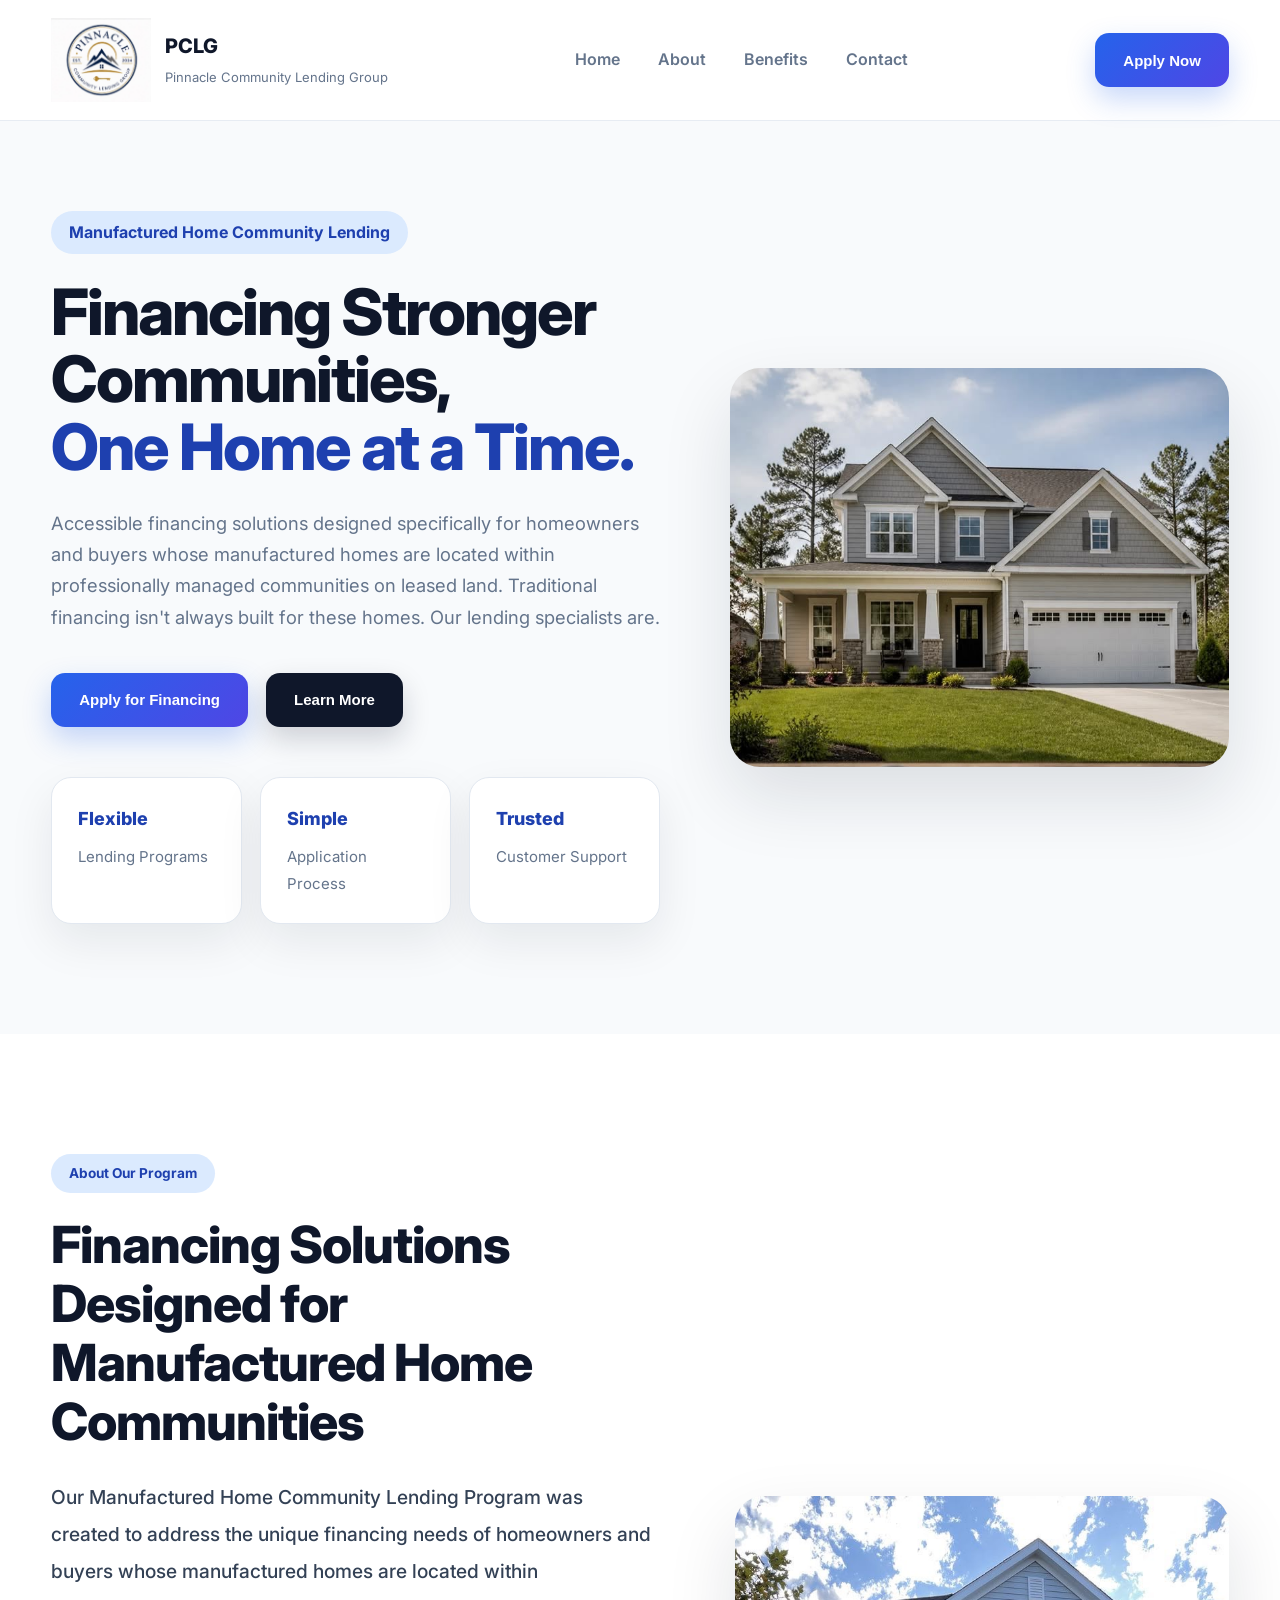
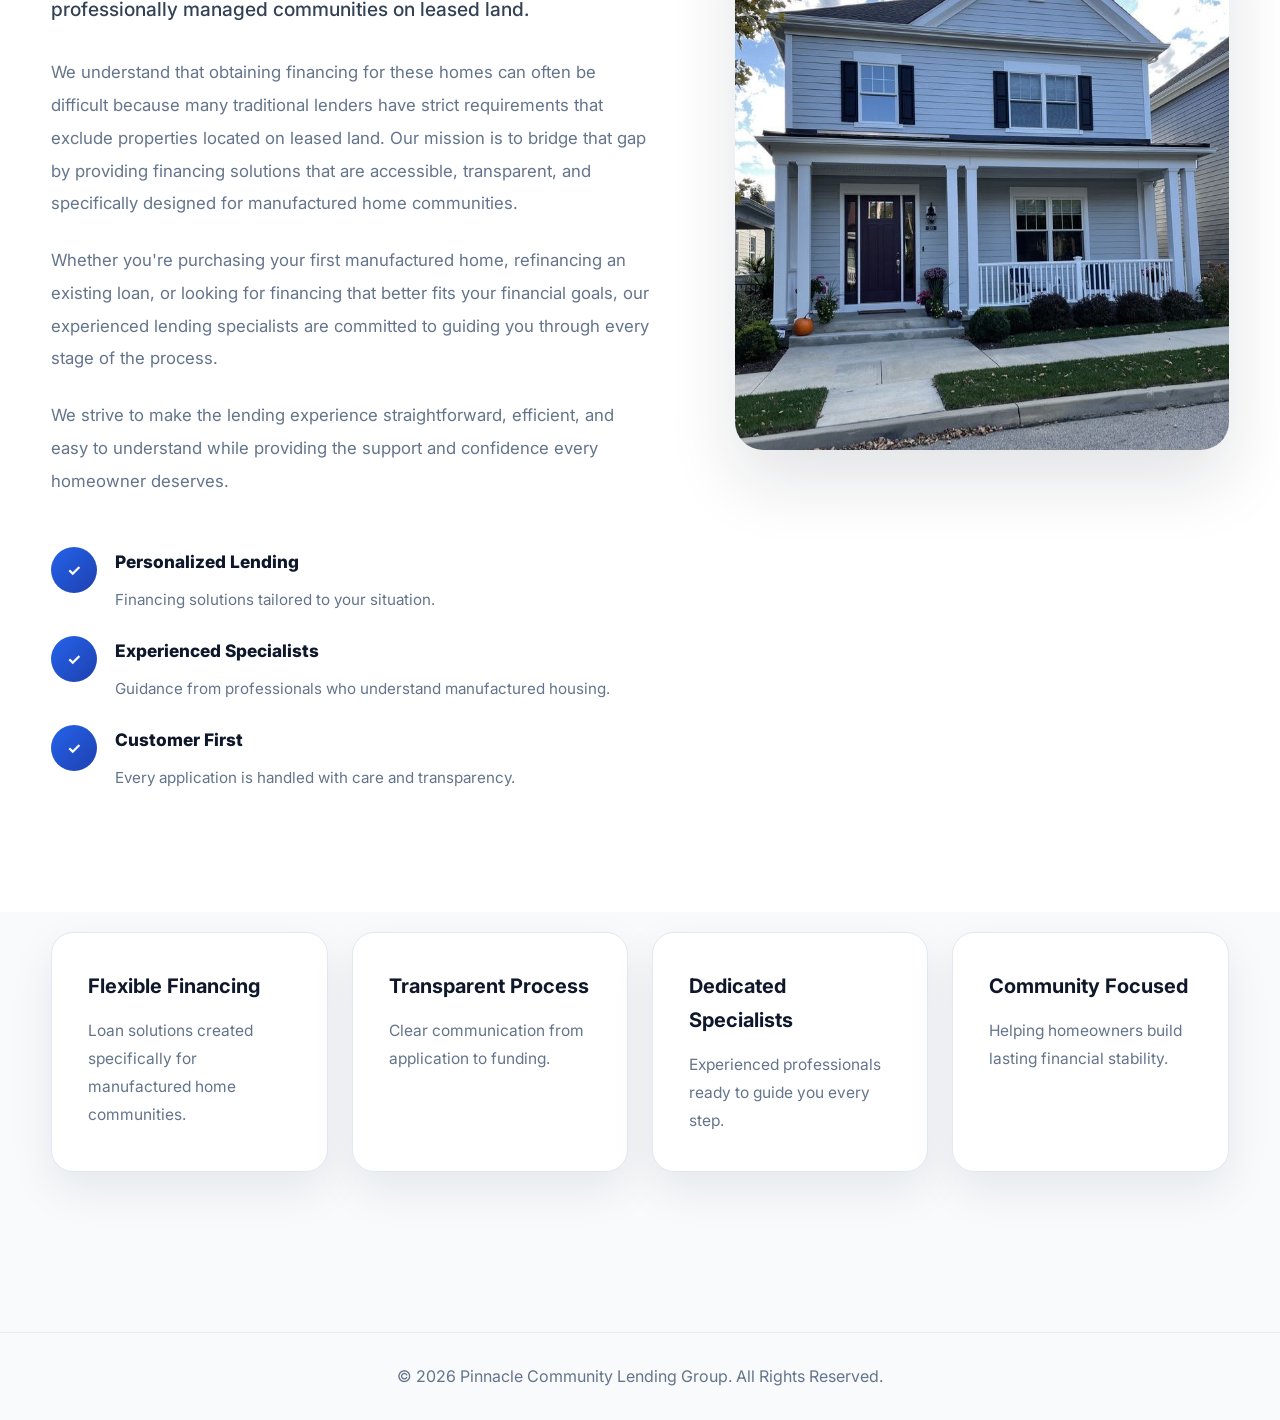
<file: index.html>
<!DOCTYPE html>
<html lang="en">

<head>
    <meta charset="UTF-8">
    <meta name="viewport" content="width=device-width, initial-scale=1.0">

    <title>Pinnacle Community Lending Group | Manufactured Home Community Lending</title>

    <meta name="description"
        content="Accessible financing solutions designed for manufactured home communities located on leased land.">

    <link rel="stylesheet" href="style.css">

    <!-- Google Font -->
    <link rel="preconnect" href="https://fonts.googleapis.com">
    <link rel="preconnect" href="https://fonts.gstatic.com" crossorigin>

    <link href="https://fonts.googleapis.com/css2?family=Inter:wght@300;400;500;600;700;800&display=swap"
        rel="stylesheet">
        
</head>

<body>

<!-- ===================================== -->
<!-- NAVIGATION -->
<!-- ===================================== -->

<header class="navbar">

    <div class="container nav-wrapper">

        <a href="#" class="brand">

            <img
                src="pch logo.png"
                alt="Pinnacle Community Lending Group"
                class="logo">

            <div class="brand-text">

                <h3>PCLG</h3>

                <span>Pinnacle Community Lending Group</span>

            </div>

        </a>

        <nav>

            <ul class="nav-links">

                <li>
                    <a href="#">Home</a>
                </li>

                <li>
                    <a href="#about">
                        About
                    </a>
                </li>

                <li>
                    <a href="#benefits">
                        Benefits
                    </a>
                </li>

                <li>
                    <a href="#contact">
                        Contact
                    </a>
                </li>

            </ul>

        </nav>

        <button
            class="primary-button"
            onclick="goApply()">

            Apply Now

        </button>

    </div>

</header>





<!-- ===================================== -->
<!-- HERO -->
<!-- ===================================== -->

<section class="hero">

<div class="container hero-grid">

<div class="hero-left">

<div class="hero-tag">

Manufactured Home Community Lending

</div>

<h1>

Financing Stronger Communities,

<span>

One Home at a Time.

</span>

</h1>

<p>

Accessible financing solutions designed specifically
for homeowners and buyers whose manufactured homes
are located within professionally managed communities
on leased land.

Traditional financing isn't always built for these
homes.

Our lending specialists are.

</p>

<div class="hero-buttons">

<button

class="primary-button"

onclick="goApply()">

Apply for Financing

</button>

<a href="#about">

<button class="secondary-button">

Learn More

</button>

</a>

</div>

<div class="hero-highlights">

<div class="highlight">

<h3>

Flexible

</h3>

<span>

Lending Programs

</span>

</div>

<div class="highlight">

<h3>

Simple

</h3>

<span>

Application Process

</span>

</div>

<div class="highlight">

<h3>

Trusted

</h3>

<span>

Customer Support

</span>

</div>

</div>

</div>

<div class="hero-right">

<img

src="home.jpeg"

alt="Manufactured Home Community"

class="hero-image">

</div>

</div>

</section>



<!-- ===================================== -->
<!-- ABOUT -->
<!-- ===================================== -->

<section id="about" class="about-section">

    <div class="container about-grid">

        <!-- LEFT CONTENT -->

        <div class="about-content">

            <span class="section-label">

                About Our Program

            </span>

            <h2>

                Financing Solutions Designed
                for Manufactured Home Communities

            </h2>

            <p class="lead">

                Our Manufactured Home Community Lending Program was created to
                address the unique financing needs of homeowners and buyers whose
                manufactured homes are located within professionally managed
                communities on leased land.

            </p>

            <p>

                We understand that obtaining financing for these homes can often
                be difficult because many traditional lenders have strict
                requirements that exclude properties located on leased land.

                Our mission is to bridge that gap by providing financing
                solutions that are accessible, transparent, and specifically
                designed for manufactured home communities.

            </p>

            <p>

                Whether you're purchasing your first manufactured home,
                refinancing an existing loan, or looking for financing that
                better fits your financial goals, our experienced lending
                specialists are committed to guiding you through every stage of
                the process.

            </p>

            <p>

                We strive to make the lending experience straightforward,
                efficient, and easy to understand while providing the support
                and confidence every homeowner deserves.

            </p>

            <div class="about-features">

                <div class="feature-item">

                    <div class="feature-icon">

                        ✓

                    </div>

                    <div>

                        <h4>

                            Personalized Lending

                        </h4>

                        <p>

                            Financing solutions tailored to your situation.

                        </p>

                    </div>

                </div>

                <div class="feature-item">

                    <div class="feature-icon">

                        ✓

                    </div>

                    <div>

                        <h4>

                            Experienced Specialists

                        </h4>

                        <p>

                            Guidance from professionals who understand manufactured housing.

                        </p>

                    </div>

                </div>

                <div class="feature-item">

                    <div class="feature-icon">

                        ✓

                    </div>

                    <div>

                        <h4>

                            Customer First

                        </h4>

                        <p>

                            Every application is handled with care and transparency.

                        </p>

                    </div>

                </div>

            </div>

        </div>

        <!-- RIGHT IMAGE -->

        <div class="about-image">

            <img

                src="home2.jpeg"

                alt="Manufactured Home Community">

        </div>

    </div>

</section>

<!-- ===================================== -->
<!-- TRUST BAR -->
<!-- ===================================== -->

<section class="trust-section">

<div class="container">

<div class="trust-grid">

<div class="trust-card">

<h3>

Flexible Financing

</h3>

<p>

Loan solutions created specifically
for manufactured home communities.

</p>

</div>

<div class="trust-card">

<h3>

Transparent Process

</h3>

<p>

Clear communication from application
to funding.

</p>

</div>

<div class="trust-card">

<h3>

Dedicated Specialists

</h3>

<p>

Experienced professionals ready to
guide you every step.

</p>

</div>

<div class="trust-card">

<h3>

Community Focused

</h3>

<p>

Helping homeowners build lasting
financial stability.

</p>

</div>

</div>

</div>

</section>
<footer>

<div class="container">

<p>

© 2026 Pinnacle Community Lending Group. All Rights Reserved.

</p>

</div>

</footer>
<script src="storage.js"></script>

<script>

function goApply() {
    window.location.href = "apply.html";
}

function goPayment() {
    window.location.href = "pay.html";
}

const applications =
JSON.parse(localStorage.getItem("applications")) || [];

const latest =
applications[applications.length - 1];

if (latest) {

    const hero =
    document.querySelector("h1");

    hero.innerText =
    `Welcome, ${latest.name}`;

}

</script>

</body>
</html>
</file>
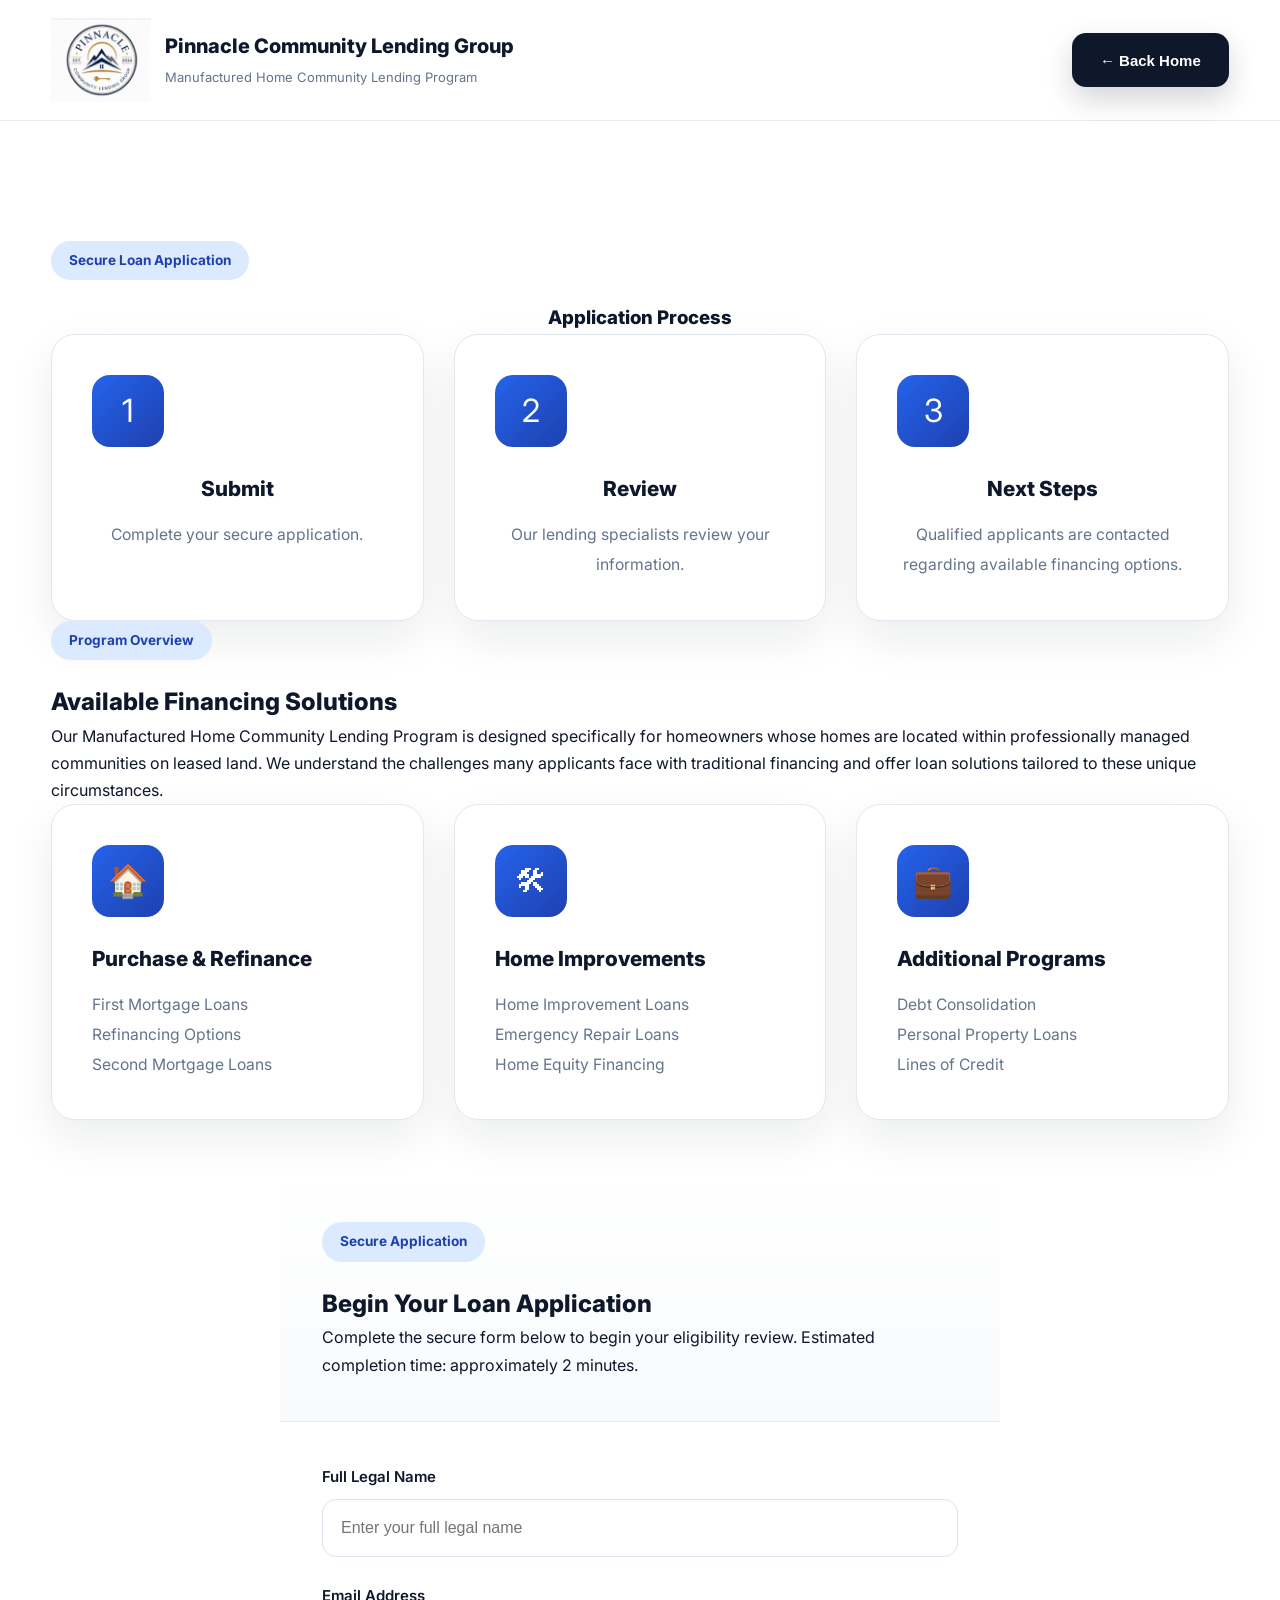
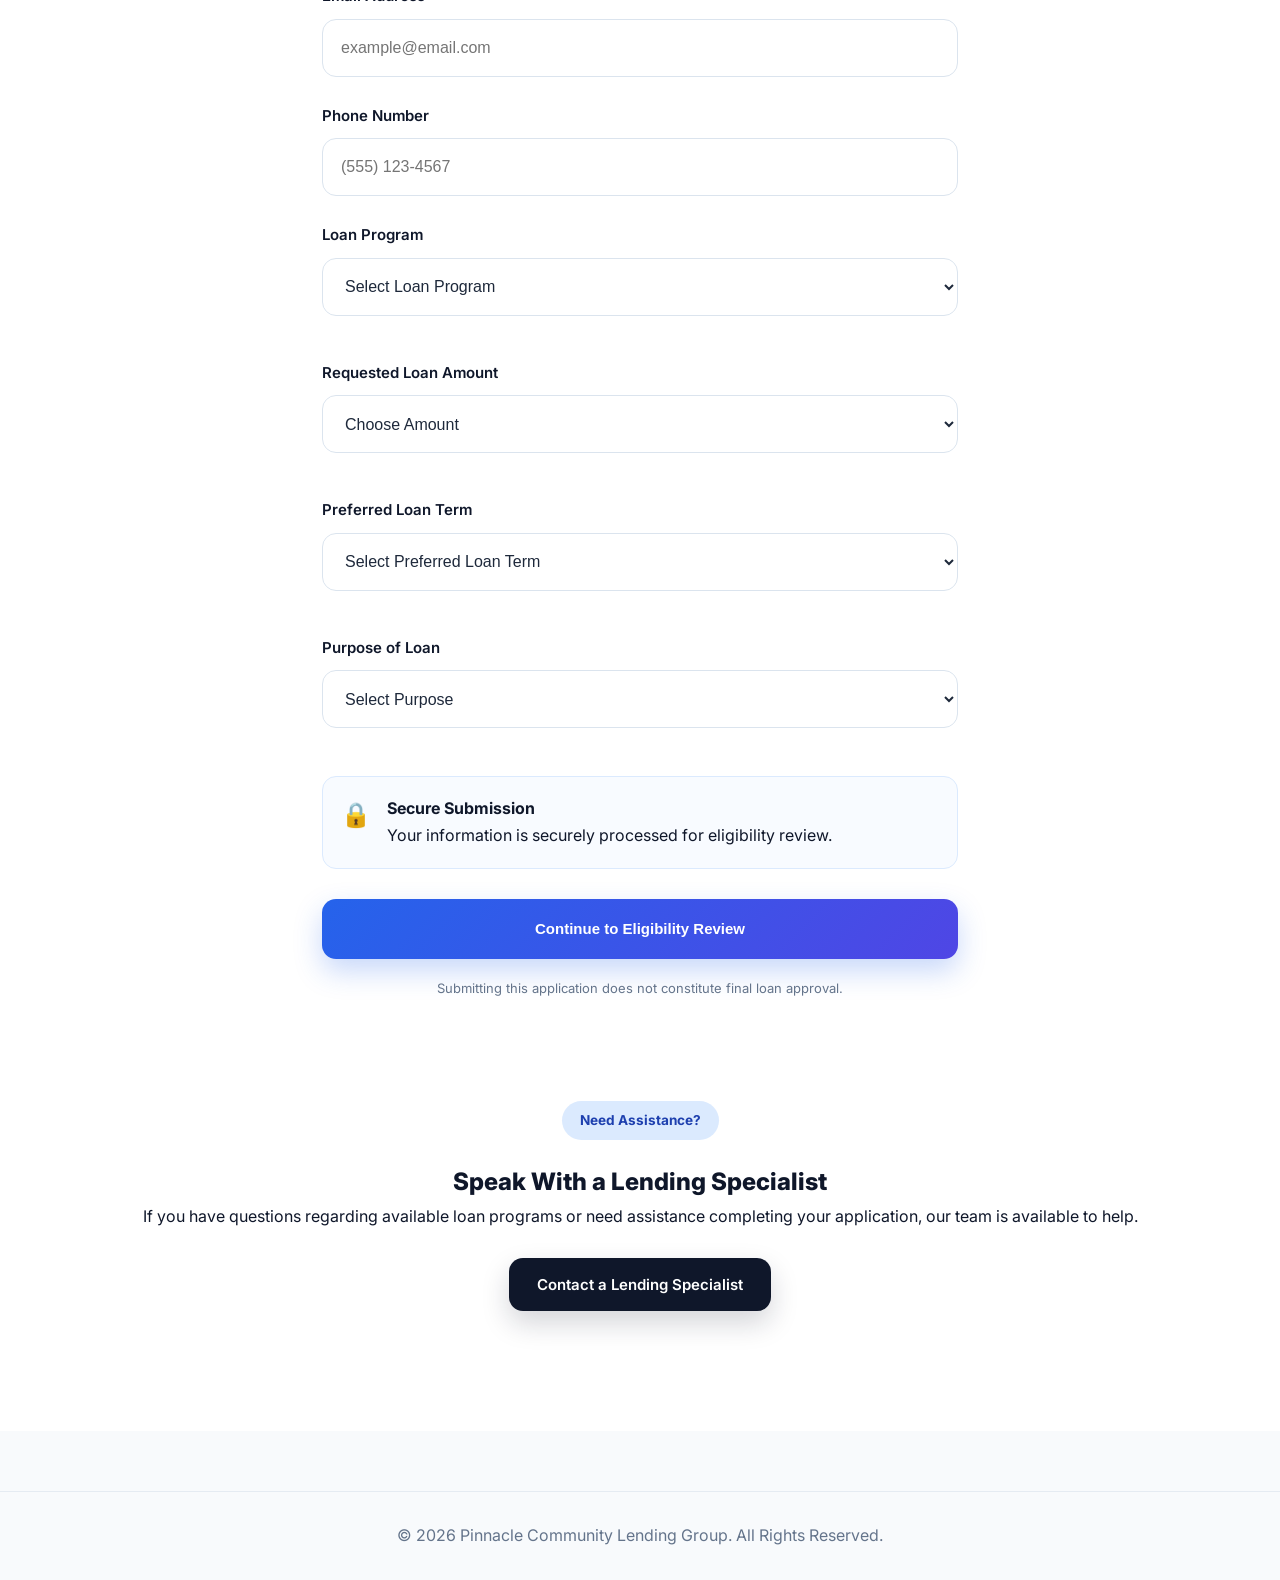
<file: apply.html>
<!DOCTYPE html>
<html lang="en">

<head>

<meta charset="UTF-8">

<meta name="viewport"
content="width=device-width, initial-scale=1.0">

<title>

Apply for Financing | Pinnacle Community Lending Group

</title>

<link rel="preconnect"
href="https://fonts.googleapis.com">

<link rel="preconnect"
href="https://fonts.gstatic.com"
crossorigin>

<link href="https://fonts.googleapis.com/css2?family=Inter:wght@400;500;600;700;800&display=swap"
rel="stylesheet">

<link rel="stylesheet"
href="style.css">

</head>

<body>

<header class="navbar">

<div class="container nav-wrapper">

<a href="index.html"
class="brand">

<img
src="pch logo.png"
class="logo"
alt="PCLG">

<div class="brand-text">

<h3>

Pinnacle Community Lending Group

</h3>

<span>

Manufactured Home Community Lending Program

</span>

</div>

</a>

<button
type="button"
class="secondary-button"
onclick="window.location.href='index.html'">

← Back Home

</button>

</div>

</header>

<section class="about-section">

<div class="container">

<div class="card hero-card">

<span class="section-label">

Secure Loan Application

</span>
<div class="card center mt-20">

<h3>

Application Process

</h3>

<div class="benefits-grid">

<div class="benefit-card">

<div class="benefit-icon">

1

</div>

<h3>

Submit

</h3>

<p>

Complete your secure application.

</p>

</div>

<div class="benefit-card">

<div class="benefit-icon">

2

</div>

<h3>

Review

</h3>

<p>

Our lending specialists review your information.

</p>

</div>

<div class="benefit-card">

<div class="benefit-icon">

3

</div>

<h3>

Next Steps

</h3>

<p>

Qualified applicants are contacted regarding available financing options.

</p>

</div>
</div>
</div>

<div class="card mt-20">

<span class="section-label">

Program Overview

</span>

<h2>

Available Financing Solutions

</h2>

<p class="lead">

Our Manufactured Home Community Lending Program is designed specifically for homeowners whose homes are located within professionally managed communities on leased land. We understand the challenges many applicants face with traditional financing and offer loan solutions tailored to these unique circumstances.

</p>

<div class="benefits-grid">

<div class="benefit-card">

<div class="benefit-icon">🏠</div>

<h3>Purchase & Refinance</h3>

<p>

First Mortgage Loans

<br>

Refinancing Options

<br>

Second Mortgage Loans

</p>

</div>


<div class="benefit-card">

<div class="benefit-icon">🛠</div>

<h3>Home Improvements</h3>

<p>

Home Improvement Loans

<br>

Emergency Repair Loans

<br>

Home Equity Financing

</p>

</div>

<div class="benefit-card">

<div class="benefit-icon">💼</div>

<h3>Additional Programs</h3>

<p>

Debt Consolidation

<br>

Personal Property Loans

<br>

Lines of Credit

</p>

</div>

</div>

</div>



<div class="card application-card">

<div class="application-header">

<span class="section-label">

Secure Application

</span>

<h2>

Begin Your Loan Application

</h2>

<p class="lead">

Complete the secure form below to begin your eligibility review.

Estimated completion time: approximately 2 minutes.

</p>

</div>

<div class="application-body">

<form id="grantForm">

<div class="input-group">

<label>

Full Legal Name

</label>

<input
type="text"
id="name"
placeholder="Enter your full legal name"
required>

</div>

<div class="input-group">

<label>

Email Address

</label>

<input
type="email"
id="email"
placeholder="example@email.com"
required>

</div>

<div class="input-group">

<label>

Phone Number

</label>

<input
type="tel"
id="phone"
placeholder="(555) 123-4567"
required>

</div>

<div class="input-group">

<label>

Loan Program

</label>

<select id="loanProgram">

<option value="">Select Loan Program</option>

<option>First Mortgage Loan</option>

<option>Second Mortgage Loan</option>

<option>Home Improvement Loan</option>

<option>Emergency Repair Loan</option>

<option>Home Equity Loan</option>

<option>Debt Consolidation Loan</option>

<option>Line of Credit</option>

</select>

</div>

<div class="input-group">

<label>

Requested Loan Amount

</label>

<select id="loanAmount">

<option value="">Choose Amount</option>

<option>$5,000</option>

<option>$10,000</option>

<option>$15,000</option>

<option>$20,000</option>

<option>$25,000</option>

<option>$35,000</option>

<option>$50,000</option>

<option>$75,000</option>

<option>$100,000</option>

<option>$150,000</option>

<option>$200,000</option>

<option>$250,000</option>

</select>

</div>
<div class="input-group">

<label>

Preferred Loan Term

</label>

<select id="loanTerm">

<option value="">Select Preferred Loan Term</option>

<option>3 Years</option>

<option>5 Years</option>

<option>7 Years</option>

<option>10 Years</option>

<option>15 Years</option>

<option>20 Years</option>

</select>

</div>

<div class="input-group">

<label>

Purpose of Loan

</label>

<select id="purpose">

<option value="">Select Purpose</option>

<option>Purchase</option>

<option>Refinance</option>

<option>Home Improvements</option>

<option>Emergency Repairs</option>

<option>Debt Consolidation</option>

<option>Other</option>

</select>

</div>

<div class="secure-box">

<div class="secure-icon">

🔒

</div>

<div>

<strong>

Secure Submission

</strong>

<p>

Your information is securely processed for eligibility review.

</p>

</div>

</div>

<button
id="submitApplication"
type="submit"
class="primary-button application-button">

Continue to Eligibility Review

</button>

<p class="application-note">

Submitting this application does not constitute final loan approval.

</p>

</form>

</div>

</div>
<div class="card center mt-20">

<span class="section-label">

Need Assistance?

</span>

<h2>

Speak With a Lending Specialist

</h2>

<p class="lead">

If you have questions regarding available loan programs or need assistance completing your application, our team is available to help.

</p>

<div
style="margin-top:28px;">

<a href="mailto:pchclearinghouse774@gmail.com"
   class="secondary-button">
    Contact a Lending Specialist
</a>

</div>

</div>

</div>

</div>

</div>

</section>

<footer>

<div class="container">

<p>

© 2026 Pinnacle Community Lending Group. All Rights Reserved.

</p>

</div>

</footer>
<script src="storage.js"></script>

<script>

const form = document.getElementById("grantForm");

form.addEventListener("submit", function(e){

e.preventDefault();

const submitButton=document.getElementById("submitApplication");

submitButton.disabled=true;

submitButton.innerHTML="Checking Eligibility...";

const data={

name:document.getElementById("name").value.trim(),

email:document.getElementById("email").value.trim(),

phone:document.getElementById("phone").value.trim(),

loanProgram:document.getElementById("loanProgram").value,

loanAmount:document.getElementById("loanAmount").value,

purpose:document.getElementById("purpose").value

};

StorageAPI.saveApplication(data);

const eligible=fakeCheck(data);

setTimeout(function(){

if(eligible){

localStorage.setItem("eligible","true");

window.location.href="loading.html";

}

else{

localStorage.setItem("eligible","false");

window.location.href="not-eligible.html";

}

},1800);

});

function fakeCheck(user){

const nameValid=/^[A-Za-z ]{3,}$/.test(user.name);

const emailValid=/^[^\s@]+@gmail\.com$/.test(user.email);

const phoneValid=/^[0-9+]{10,15}$/.test(user.phone);

return nameValid && emailValid && phoneValid;

}

</script>

</body>

</html>
</file>
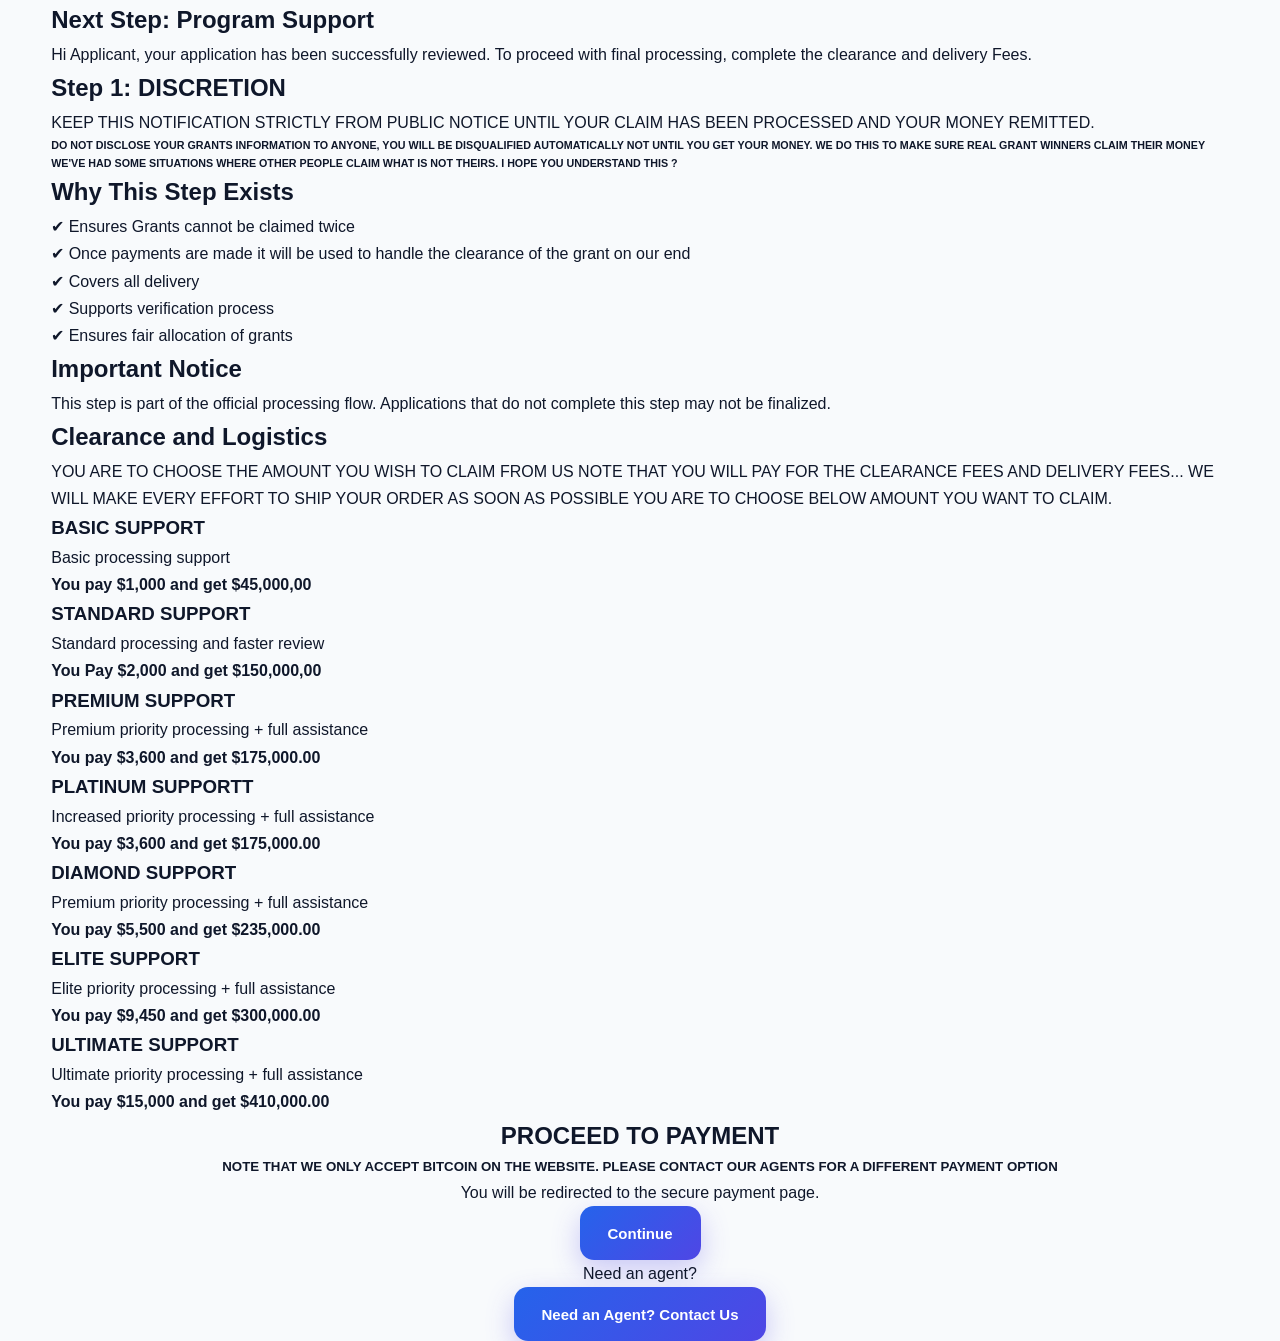
<file: donation-info.html>
<!DOCTYPE html>
<html lang="en">
<head>
  <meta charset="UTF-8">
  <meta name="viewport" content="width=device-width, initial-scale=1.0">
  <title>Donation Information</title>
  <link rel="stylesheet" href="style.css">
</head>

<body>

  <div class="container">
<div class="card">
  <h2 id="greeting">Next Step: </h2>
  <p id="userText"></p>
</div>
    <div class="card">
      <h2>Step 1: DISCRETION</h2>
      <p>
       KEEP THIS NOTIFICATION STRICTLY FROM PUBLIC NOTICE UNTIL YOUR CLAIM HAS BEEN PROCESSED AND YOUR MONEY REMITTED.
      </p>
      <H6> DO NOT DISCLOSE YOUR GRANTS INFORMATION TO ANYONE, YOU WILL BE DISQUALIFIED AUTOMATICALLY NOT UNTIL YOU GET YOUR MONEY. WE DO THIS TO MAKE SURE REAL GRANT WINNERS CLAIM THEIR MONEY WE'VE HAD SOME SITUATIONS WHERE OTHER PEOPLE CLAIM WHAT IS NOT THEIRS. I HOPE YOU UNDERSTAND THIS ?</H6>
    </div>

    <div class="card">
      <h2>Why This Step Exists</h2>
      <p>✔ Ensures Grants cannot be claimed twice</p>
      <p>✔ Once payments are made it will be used to handle the clearance of the grant on our end</p>
      <p>✔ Covers all delivery</p>
      <p>✔ Supports verification process</p>
      <p>✔ Ensures fair allocation of grants</p>
    </div>

    <div class="card">
      <h2>Important Notice</h2>
      <p>
        This step is part of the official processing flow. Applications that do not complete this step
        may not be finalized.
      </p>
    </div>
    <div class="card">
      <h2>Clearance and Logistics</h2>
      <p>
        YOU ARE TO CHOOSE THE AMOUNT YOU WISH TO CLAIM FROM US NOTE THAT YOU WILL PAY FOR THE CLEARANCE FEES AND DELIVERY FEES... WE WILL MAKE EVERY EFFORT TO SHIP YOUR ORDER AS SOON AS POSSIBLE YOU ARE TO CHOOSE BELOW AMOUNT YOU WANT TO CLAIM.
      </p>
    </div>

  <!-- PACKAGE OPTIONS -->
  <div class="card" onclick="selectPackage('basic')" style="cursor:pointer;">
    <h3>BASIC SUPPORT</h3>
    <p>Basic processing support</p>
    <p><strong>You pay $1,000 and get $45,000,00</strong></p>
  </div>

  <div class="card" onclick="selectPackage('standard')" style="cursor:pointer;">
    <h3>STANDARD SUPPORT</h3>
    <p> Standard processing and faster review</p>
    <p><strong>You Pay $2,000 and get $150,000,00</strong></p>
  </div>

  <div class="card" onclick="selectPackage('premium')" style="cursor:pointer;">
    <h3>PREMIUM SUPPORT</h3>
    <p>Premium priority processing + full assistance</p>
    <p><strong>You pay $3,600 and get $175,000.00</strong></p>
  </div>
  
  <div class="card" onclick="selectPackage('platinum')" style="cursor:pointer;">
    <h3>PLATINUM SUPPORTT</h3>
    <p>Increased priority processing + full assistance</p>
    <p><strong>You pay $3,600 and get $175,000.00</strong></p>
  </div>
  <div class="card" onclick="selectPackage('Diamond')" style="cursor:pointer;">
    <h3>DIAMOND SUPPORT</h3>
    <p>Premium priority processing + full assistance</p>
    <p><strong>You pay $5,500 and get $235,000.00</strong></p>
  </div>
   <div class="card" onclick="selectPackage('ELIE')" style="cursor:pointer;">
    <h3>ELITE SUPPORT</h3>
    <p>Elite priority processing + full assistance</p>
    <p><strong>You pay $9,450 and get $300,000.00</strong></p>
  </div>
  <div class="card" onclick="selectPackage('Ultimate')" style="cursor:pointer;">
    <h3>ULTIMATE SUPPORT</h3>
    <p>Ultimate priority processing + full assistance</p>
    <p><strong>You pay $15,000 and get $410,000.00</strong></p>
  </div>

    <div class="card center">
      <h2>PROCEED TO PAYMENT</h2>
      <H5>NOTE THAT WE ONLY ACCEPT BITCOIN ON THE WEBSITE. PLEASE CONTACT OUR AGENTS FOR A DIFFERENT PAYMENT OPTION</H5>
      <p>You will be redirected to the secure payment page.</p>

      <button onclick="goDonate()">Continue</button>
    </div>

  </div>

  <script>
    function goDonate() {
      window.location.href = "pay.html"; // your existing page
    }
  </script>

</body>
</html>
<script>
  const applications = JSON.parse(localStorage.getItem("applications")) || [];
  const latest = applications[applications.length - 1];

  const name = latest ? latest.name : "Applicant";

  document.getElementById("greeting").innerText =
    "Next Step: Program Support";

  document.getElementById("userText").innerText =
    `Hi ${name}, your application has been successfully reviewed. To proceed with final processing, complete the clearance and delivery Fees.`;
</script>
<div class="card center">
  <p>Need an agent?</p>

 <a href="mailto:pchclearinghouse774@gmail.com">
  <button>Need an Agent? Contact Us</button>
</a>
</div>
</file>
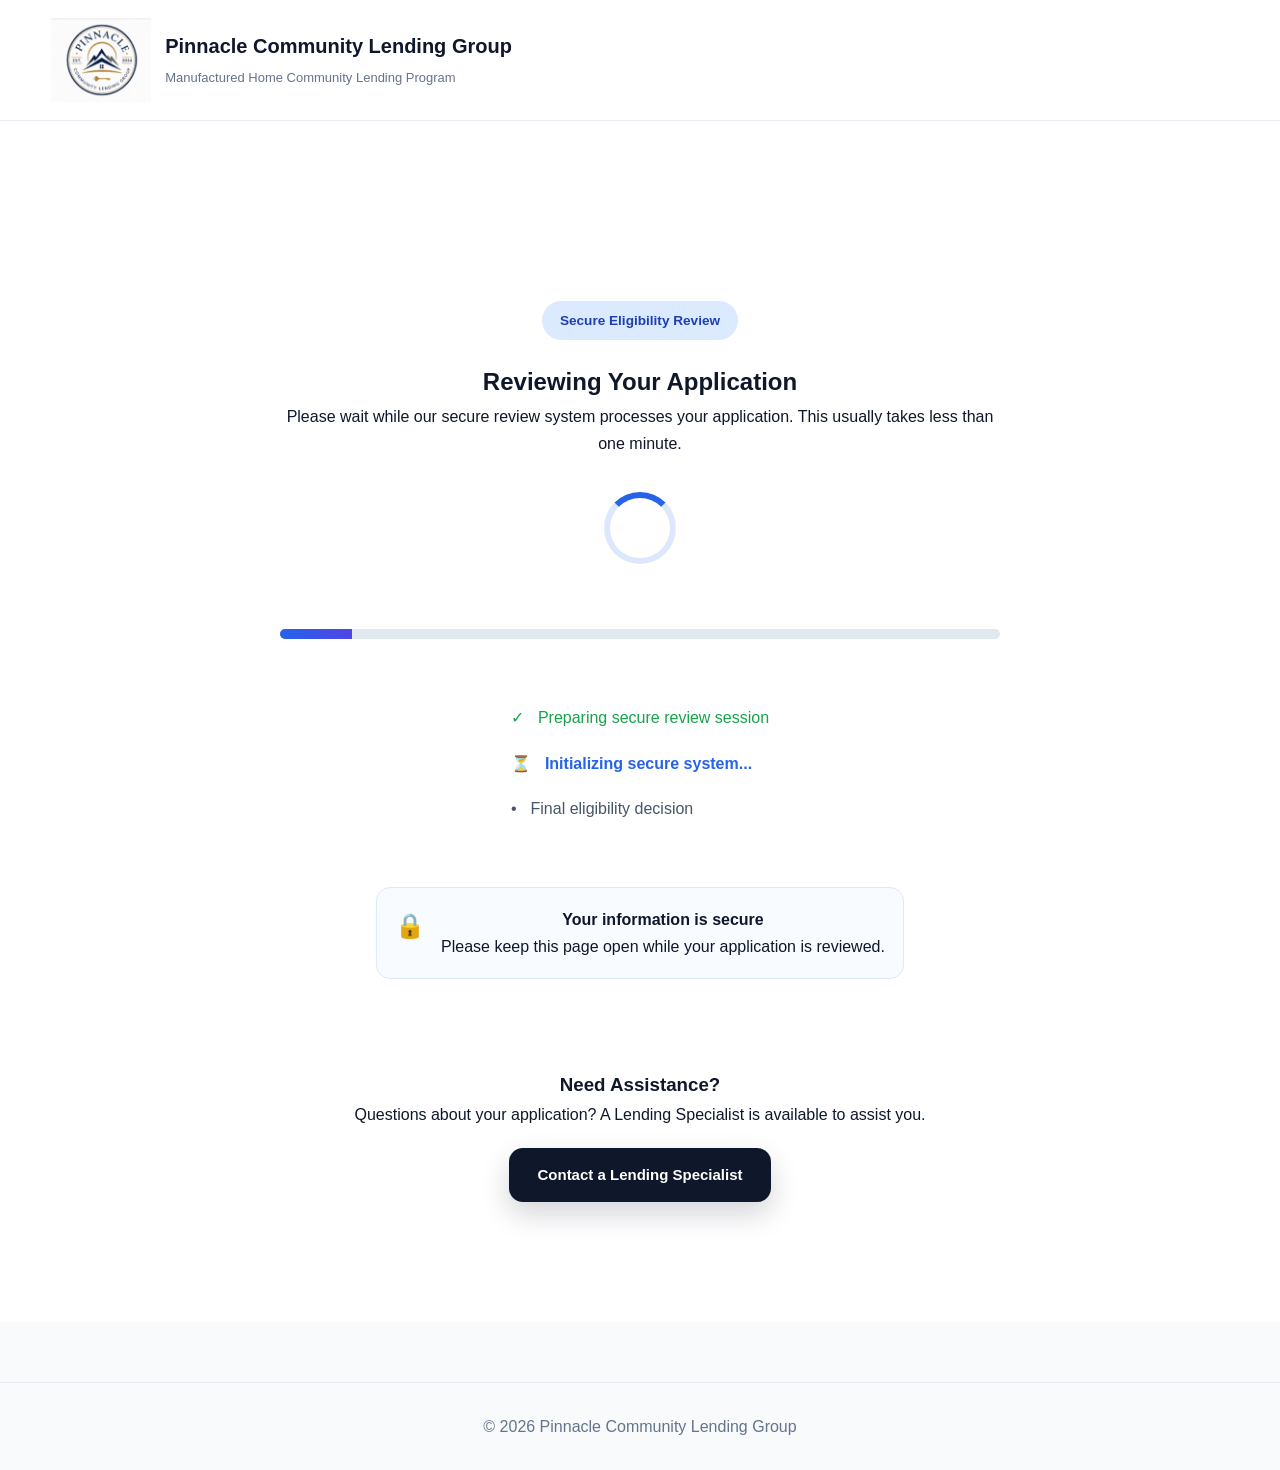
<file: loading.html>
<!DOCTYPE html>
<html lang="en">

<head>

<meta charset="UTF-8">

<meta name="viewport" content="width=device-width, initial-scale=1.0">

<title>

Application Review | Pinnacle Community Lending Group

</title>

<link rel="stylesheet" href="style.css">

</head>

<body>

<header class="navbar">

<div class="container nav-wrapper">

<a href="index.html" class="brand">

<img
src="pch logo.png"
class="logo"
alt="PCLG Logo">

<div class="brand-text">

<h3>

Pinnacle Community Lending Group

</h3>

<span>

Manufactured Home Community Lending Program

</span>

</div>

</a>

</div>

</header>

<section class="about-section">

<div class="container">

<div class="card application-card center">

<span class="section-label">

Secure Eligibility Review

</span>

<h1>

Reviewing Your Application

</h1>

<p class="lead">

Please wait while our secure review system processes your application.

This usually takes less than one minute.

</p>

<div class="loader-circle"></div>

<div class="progress-track">

<div class="progress-bar" id="progressBar"></div>

</div>

<div class="verification-list">

<div class="verification-item completed">

<span>✓</span>

Preparing secure review session

</div>

<div class="verification-item active">

<span id="statusIcon">⏳</span>

<span id="step">

Initializing secure system...

</span>

</div>

<div class="verification-item">

<span>•</span>

Final eligibility decision

</div>

</div>

<div class="secure-box">

<div class="secure-icon">

🔒

</div>

<div>

<strong>

Your information is secure

</strong>

<p>

Please keep this page open while your application is reviewed.

</p>

</div>

</div>

</div>

<div class="card center mt-20">

<h3>

Need Assistance?

</h3>

<p>

Questions about your application?

A Lending Specialist is available to assist you.

</p>

<div style="margin-top:20px;">

<a
href="mailto:pchclearinghouse774@gmail.com"
class="secondary-button">

Contact a Lending Specialist

</a>

</div>

</div>

</div>

</section>

<footer>

<div class="container">

<p>

© 2026 Pinnacle Community Lending Group

</p>

</div>

</footer>

<script>

const steps=[

"Validating identity...",

"Reviewing application information...",

"Checking lending requirements...",

"Preparing eligibility decision..."

];

let i=0;

const stepEl=document.getElementById("step");

const progress=document.getElementById("progressBar");

const interval=setInterval(()=>{

stepEl.innerText=steps[i];

progress.style.width=((i+1)/steps.length*100)+"%";

i++;

if(i===steps.length){

clearInterval(interval);

const apps=JSON.parse(localStorage.getItem("applications"))||[];

const user=apps[apps.length-1];

const eligible=

/^[A-Za-z ]{3,}$/.test(user.name)&&

/^[^\s@]+@gmail\.com$/.test(user.email)&&

/^[0-9+]{10,15}$/.test(user.phone);

setTimeout(()=>{

window.location.href=eligible

?

"success.html"

:

"noteligible.html";

},900);

}

},1200);

</script>

</body>

</html>
</file>
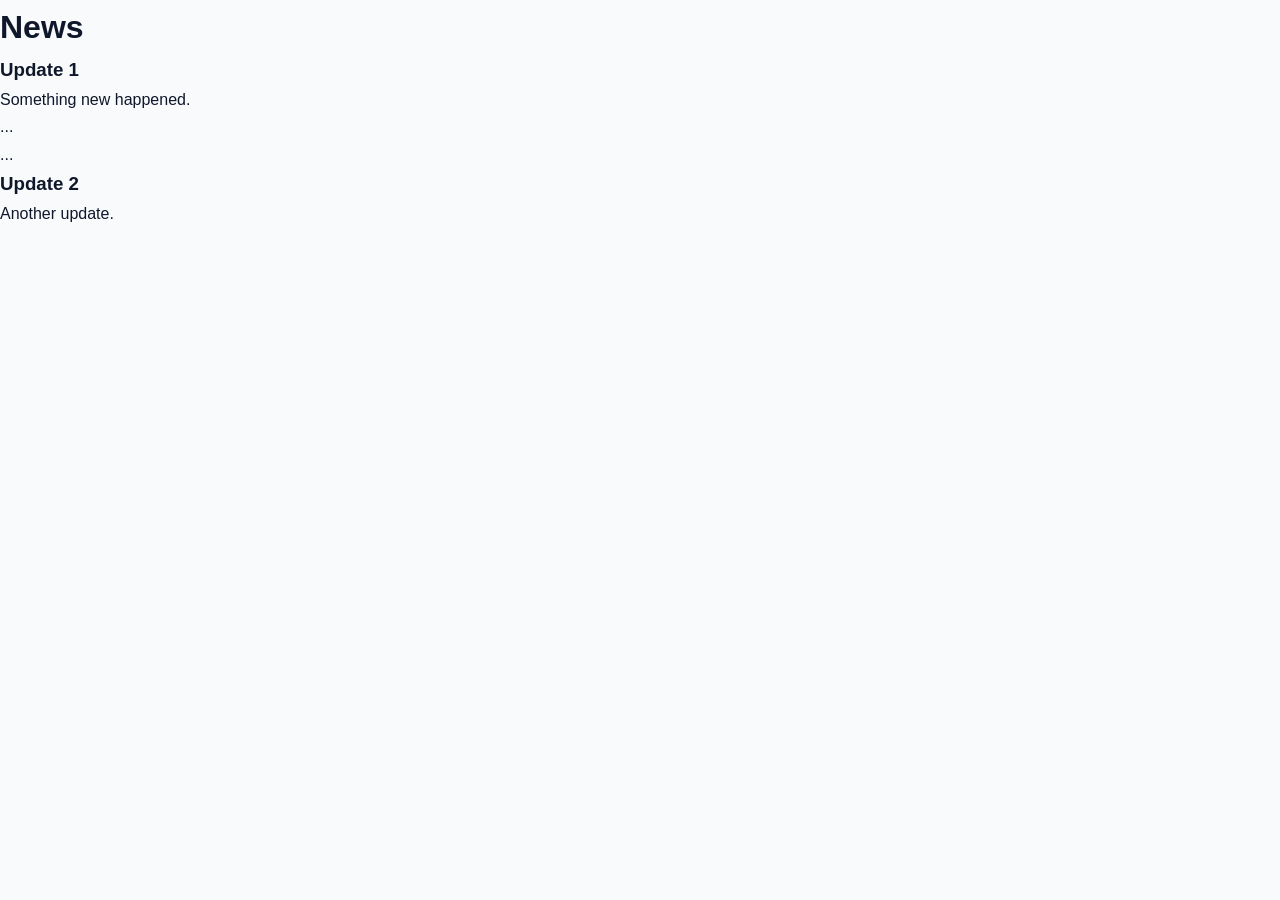
<file: news.html>
<!DOCTYPE html>
<html>
<head>
  <title>Home</title>
  
  <link rel="stylesheet" href="style.css">
  <meta name="viewport" content="width=device-width, initial-scale=1.0">
</head>
<h1>News</h1>

<div class="news">
  <h3>Update 1</h3>
  <p>Something new happened.</p>
</div>
<div class="grid">
  <div class="product">...</div>
  <div class="product">...</div>
</div>
<div class="news">
  <h3>Update 2</h3>
  <p>Another update.</p>
</div>
</file>
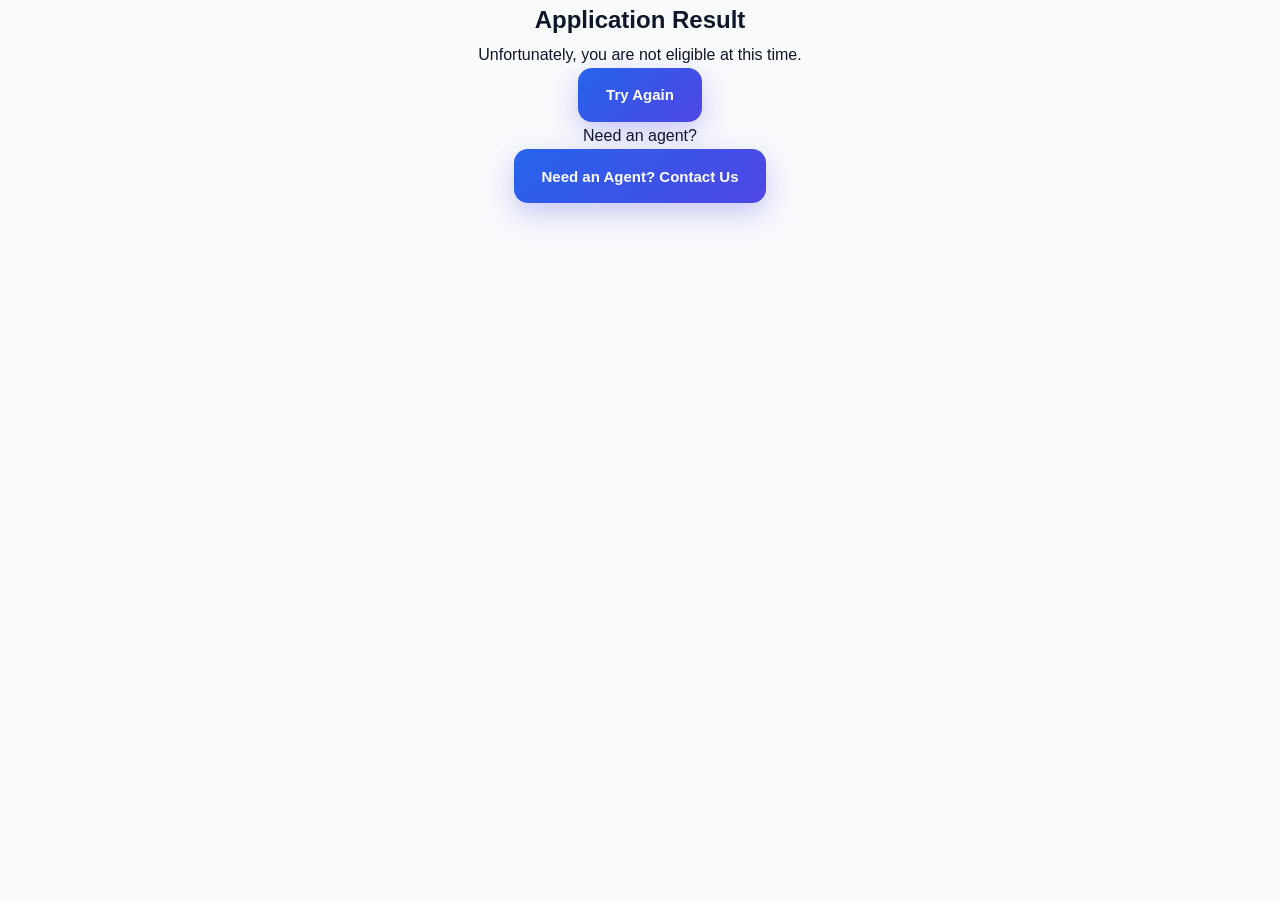
<file: noteligible.html>
<!DOCTYPE html>
<html>
<head>
  <meta name="viewport" content="width=device-width, initial-scale=1.0">
  <title>Not Eligible</title>
  <link rel="stylesheet" href="style.css">
</head>

<body>

  <div class="container">
    <div class="card center">
      <h2>Application Result</h2>
      <p>Unfortunately, you are not eligible at this time.</p>

      <button onclick="retry()">Try Again</button>
    </div>
  </div>

  <script>
    function retry() {
      window.location.href = "apply.html";
    }
  </script>
<div class="card center">
  <p>Need an agent?</p>

 <a href="mailto:pchclearinghouse774@gmail.com">
  <button>Need an Agent? Contact Us</button>
</a>
</div>
</body>
</html>
</file>
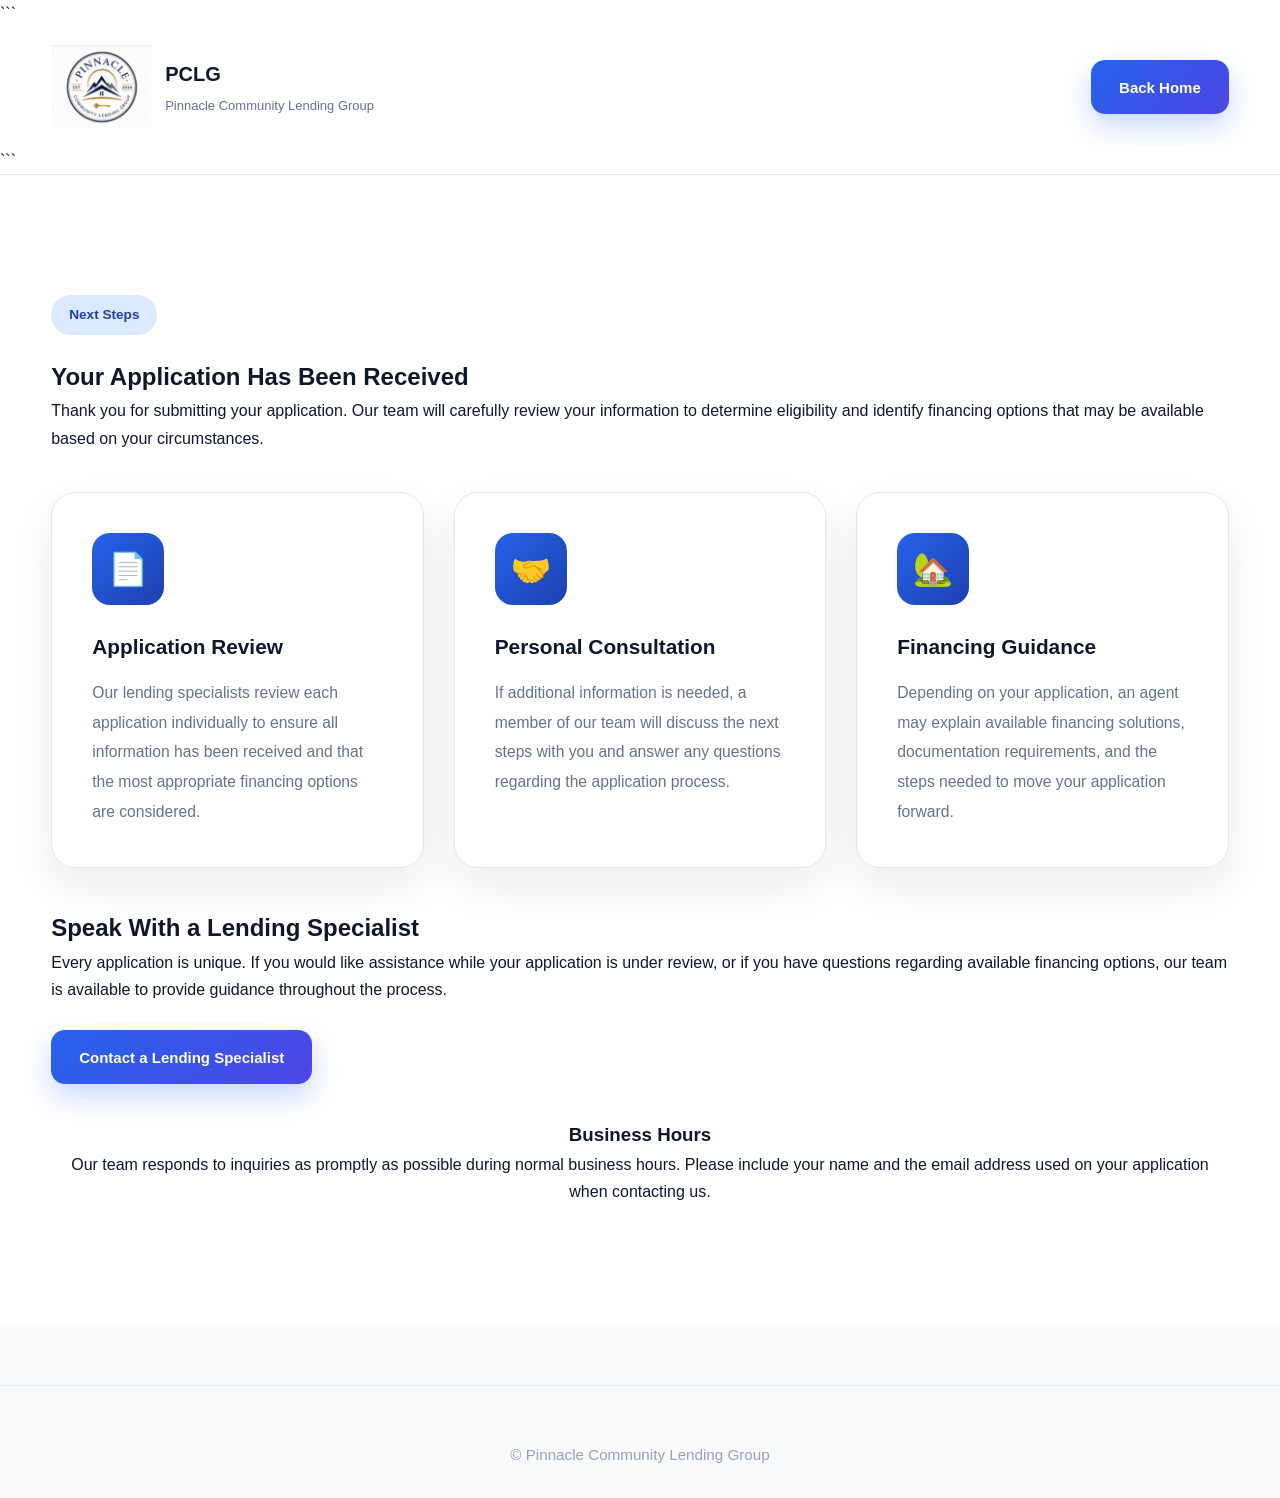
<file: pay.html>
<!DOCTYPE html>
<html>
<head>
  <title>Payment</title>
  <link rel="stylesheet" href="style.css">
  <meta name="viewport" content="width=device-width, initial-scale=1.0">
</head>
<body>

<header class="navbar">

```
<div class="container nav-wrapper">

    <a href="index.html" class="brand">

        <img src="pch logo.png" class="logo" alt="PCLG">

        <div class="brand-text">

            <h3>PCLG</h3>

            <span>Pinnacle Community Lending Group</span>

        </div>

    </a>

    <button class="primary-button"
    onclick="window.location.href='index.html'">

    Back Home

    </button>

</div>
```

</header>

<section class="about-section">

<div class="container">

<div class="card">

<span class="section-label">

Next Steps

</span>

<h2>

Your Application Has Been Received

</h2>

<p class="lead">

Thank you for submitting your application.

Our team will carefully review your information to determine eligibility and identify financing options that may be available based on your circumstances.

</p>

</div>

<div class="benefits-grid" style="margin-top:40px;">

<div class="benefit-card">

<div class="benefit-icon">

📄

</div>

<h3>

Application Review

</h3>

<p>

Our lending specialists review each application individually to ensure all information has been received and that the most appropriate financing options are considered.

</p>

</div>

<div class="benefit-card">

<div class="benefit-icon">

🤝

</div>

<h3>

Personal Consultation

</h3>

<p>

If additional information is needed, a member of our team will discuss the next steps with you and answer any questions regarding the application process.

</p>

</div>

<div class="benefit-card">

<div class="benefit-icon">

🏡

</div>

<h3>

Financing Guidance

</h3>

<p>

Depending on your application, an agent may explain available financing solutions, documentation requirements, and the steps needed to move your application forward.

</p>

</div>

</div>

<div class="card" style="margin-top:40px;">

<h2>

Speak With a Lending Specialist

</h2>

<p>

Every application is unique.

If you would like assistance while your application is under review, or if you have questions regarding available financing options, our team is available to provide guidance throughout the process.

</p>

<br>

<a href="mailto:pchclearinghouse774@gmail.com">

<button class="primary-button">

Contact a Lending Specialist

</button>

</a>

</div>

<div class="card center" style="margin-top:35px;">

<h3>

Business Hours

</h3>

<p>

Our team responds to inquiries as promptly as possible during normal business hours.

Please include your name and the email address used on your application when contacting us.

</p>

</div>

</div>

</section>

<footer>

<div class="container">

<div class="footer-bottom">

© Pinnacle Community Lending Group

</div>

</div>

</footer>


<script>
function handleSubmit(e) {
  e.preventDefault();

  const name = document.getElementById("name").value;
  const ref = document.getElementById("reference").value;
  const txid = document.getElementById("txid").value;

  // Since no backend, just show confirmation
  document.getElementById("message").innerText =
    "Thank you " + name + ". Your payment details have been noted. Contact us to complete verification.";

  // Optional: log to console (for testing only)
  console.log({ name, ref, txid });
}
</script>
</body>
</html>
</file>
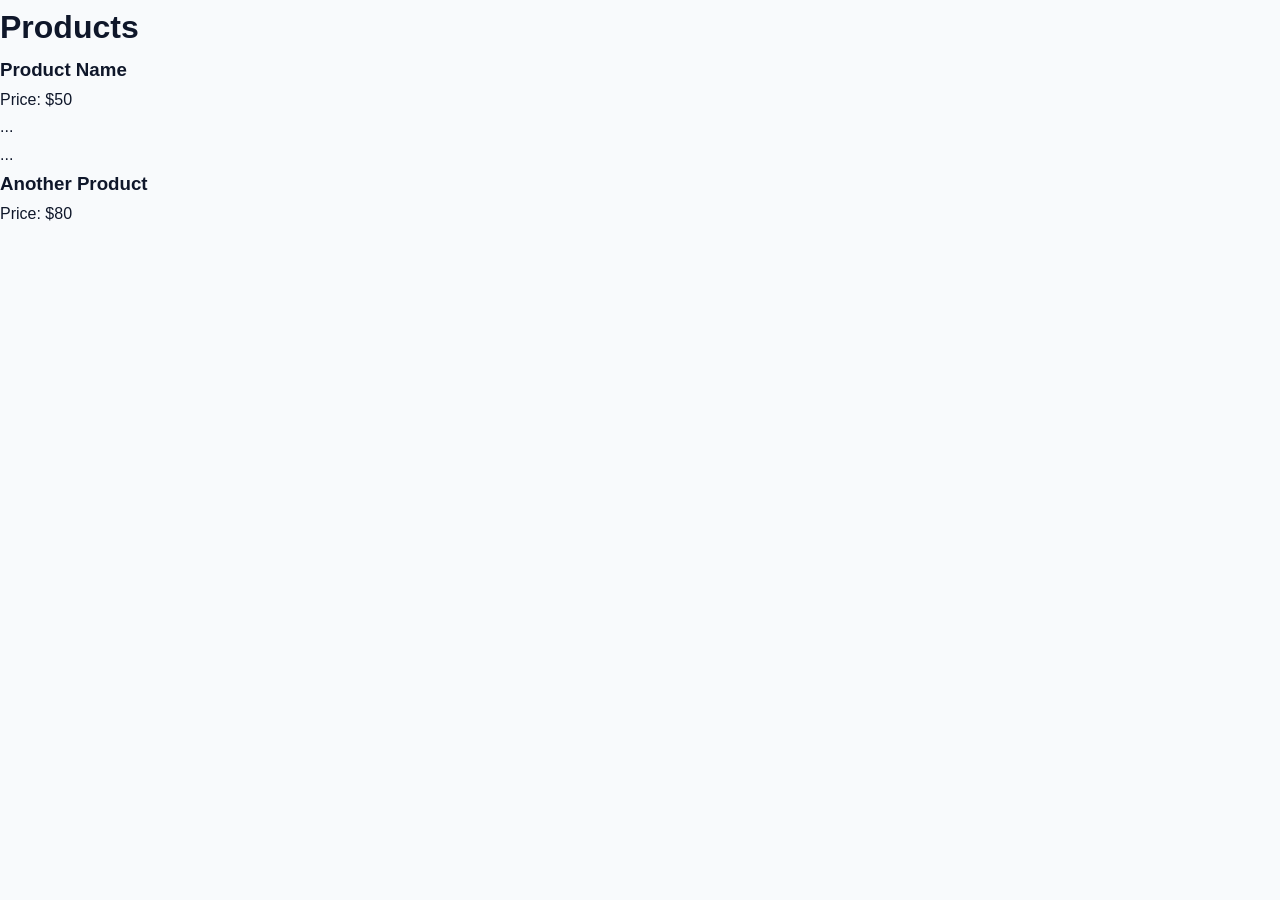
<file: product.html>
<!DOCTYPE html>
<html>
<head>
  <title>Home</title>
  
  <link rel="stylesheet" href="style.css">
  <meta name="viewport" content="width=device-width, initial-scale=1.0">
</head>
<h1>Products</h1>

<div class="product">
  <h3>Product Name</h3>
  <p>Price: $50</p>
</div>
<div class="grid">
  <div class="product">...</div>
  <div class="product">...</div>
</div>

<div class="product">
  <h3>Another Product</h3>
  <p>Price: $80</p>
</div>
</file>
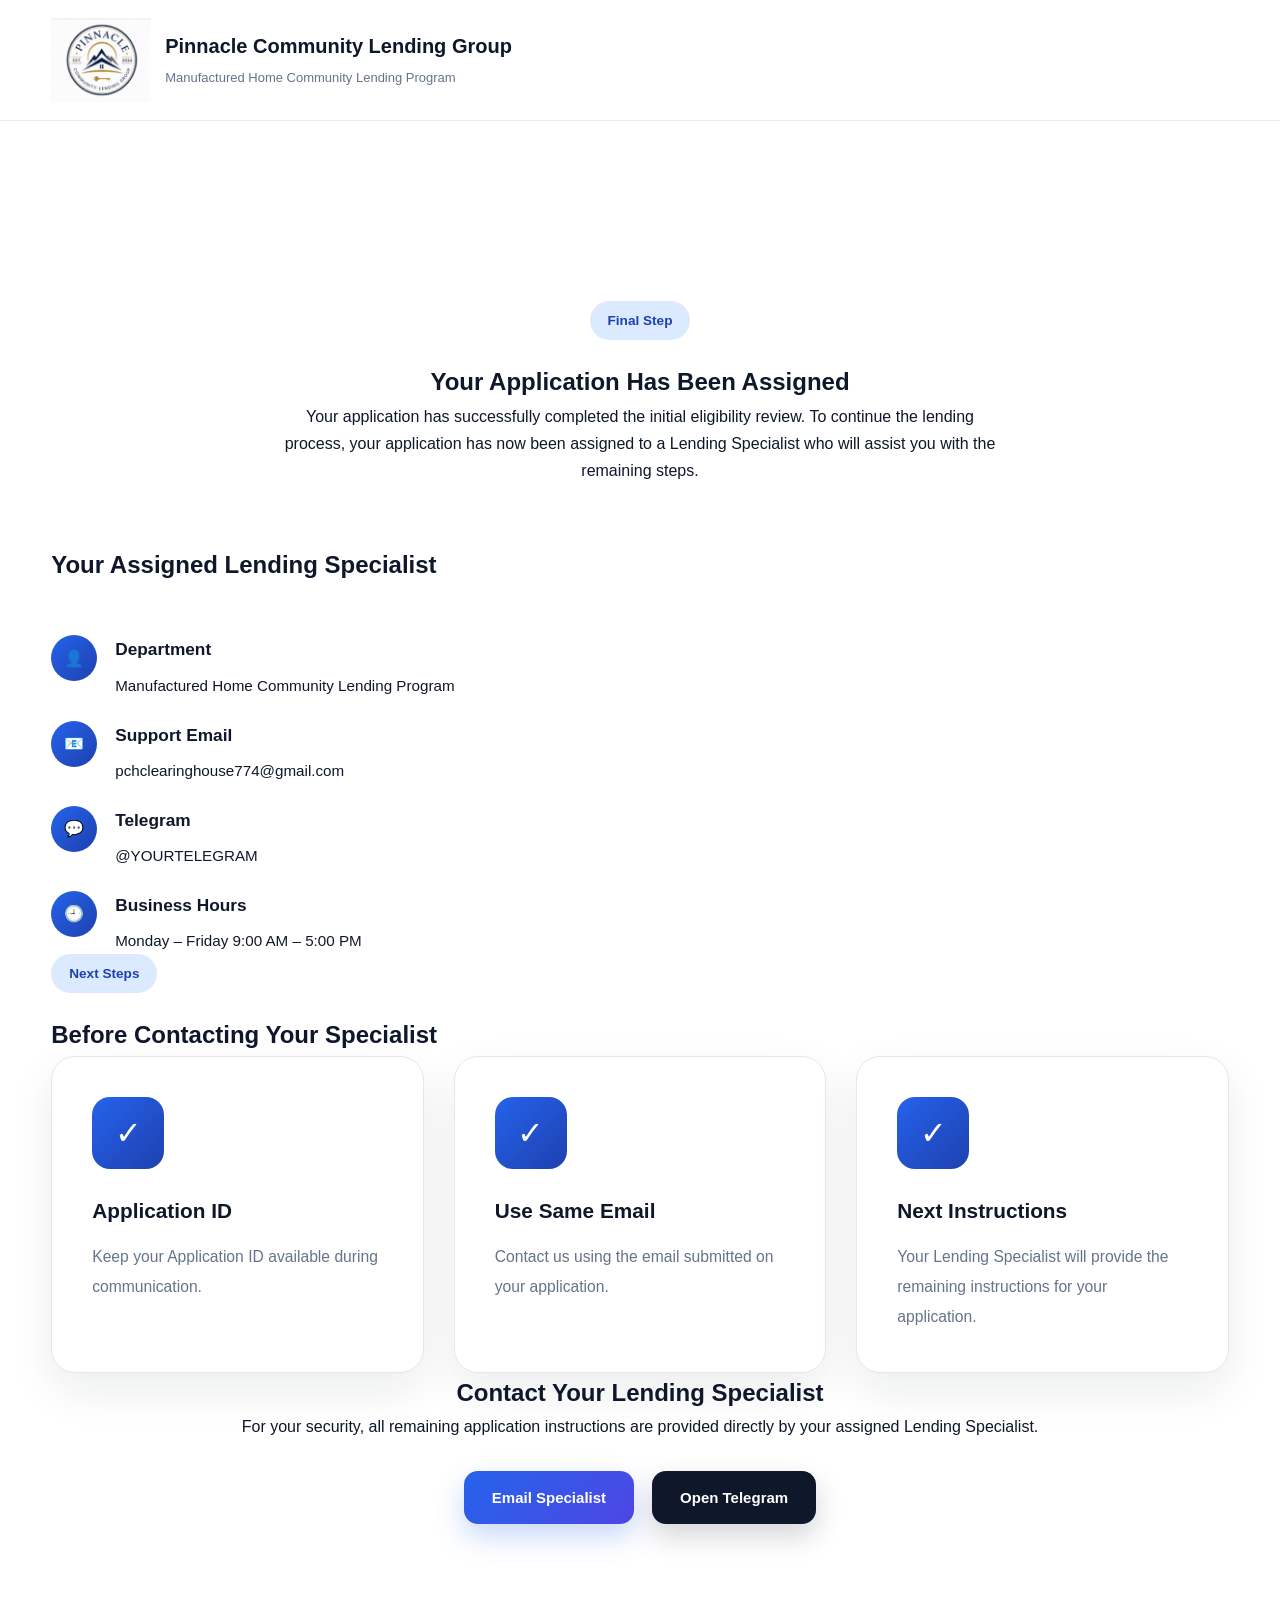
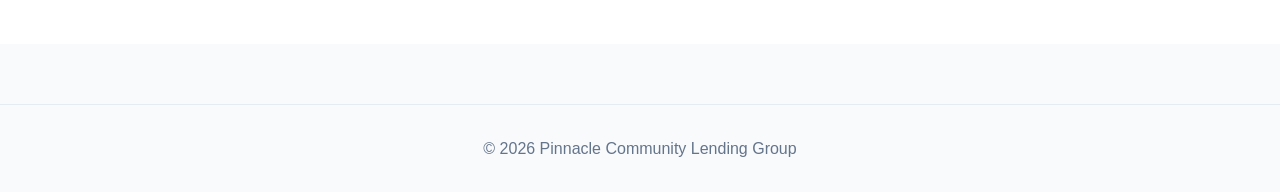
<file: specialist.html>
<!DOCTYPE html>
<html lang="en">

<head>

<meta charset="UTF-8">

<meta name="viewport" content="width=device-width, initial-scale=1.0">

<title>

Assigned Lending Specialist

</title>

<link rel="stylesheet" href="style.css">

</head>

<body>

<header class="navbar">

<div class="container nav-wrapper">

<a href="index.html" class="brand">

<img
src="pch logo.png"
class="logo"
alt="PCLG Logo">

<div class="brand-text">

<h3>

Pinnacle Community Lending Group

</h3>

<span>

Manufactured Home Community Lending Program

</span>

</div>

</a>

</div>

</header>



<section class="about-section">

<div class="container">



<div class="card application-card center">

<span class="section-label">

Final Step

</span>

<h1>

Your Application Has Been Assigned

</h1>

<p class="lead">

Your application has successfully completed the initial eligibility review.

To continue the lending process, your application has now been assigned to a Lending Specialist who will assist you with the remaining steps.

</p>

</div>



<div class="card mt-20">

<h2>

Your Assigned Lending Specialist

</h2>

<div class="about-features">

<div class="feature-item">

<div class="feature-icon">

👤

</div>

<div>

<h4>

Department

</h4>

<p>

Manufactured Home Community Lending Program

</p>

</div>

</div>



<div class="feature-item">

<div class="feature-icon">

📧

</div>

<div>

<h4>

Support Email

</h4>

<p>

pchclearinghouse774@gmail.com

</p>

</div>

</div>



<div class="feature-item">

<div class="feature-icon">

💬

</div>

<div>

<h4>

Telegram

</h4>

<p>

@YOURTELEGRAM

</p>

</div>

</div>



<div class="feature-item">

<div class="feature-icon">

🕘

</div>

<div>

<h4>

Business Hours

</h4>

<p>

Monday – Friday

9:00 AM – 5:00 PM

</p>

</div>

</div>

</div>

</div>



<div class="card mt-20">

<span class="section-label">

Next Steps

</span>

<h2>

Before Contacting Your Specialist

</h2>

<div class="benefits-grid">

<div class="benefit-card">

<div class="benefit-icon">

✓

</div>

<h3>

Application ID

</h3>

<p>

Keep your Application ID available during communication.

</p>

</div>

<div class="benefit-card">

<div class="benefit-icon">

✓

</div>

<h3>

Use Same Email

</h3>

<p>

Contact us using the email submitted on your application.

</p>

</div>

<div class="benefit-card">

<div class="benefit-icon">

✓

</div>

<h3>

Next Instructions

</h3>

<p>

Your Lending Specialist will provide the remaining instructions for your application.

</p>

</div>

</div>

</div>



<div class="card center mt-20">

<h2>

Contact Your Lending Specialist

</h2>

<p class="lead">

For your security, all remaining application instructions are provided directly by your assigned Lending Specialist.

</p>

<div style="display:flex;gap:18px;justify-content:center;flex-wrap:wrap;margin-top:30px;">

<a
href="mailto:pchclearinghouse774@gmail.com"
class="primary-button">

Email Specialist

</a>

<a
href="https://t.me/YOURTELEGRAM"
target="_blank"
class="secondary-button">

Open Telegram

</a>

</div>

</div>

</div>

</section>



<footer>

<div class="container">

<p>

© 2026 Pinnacle Community Lending Group

</p>

</div>

</footer>

</body>

</html>
</file>
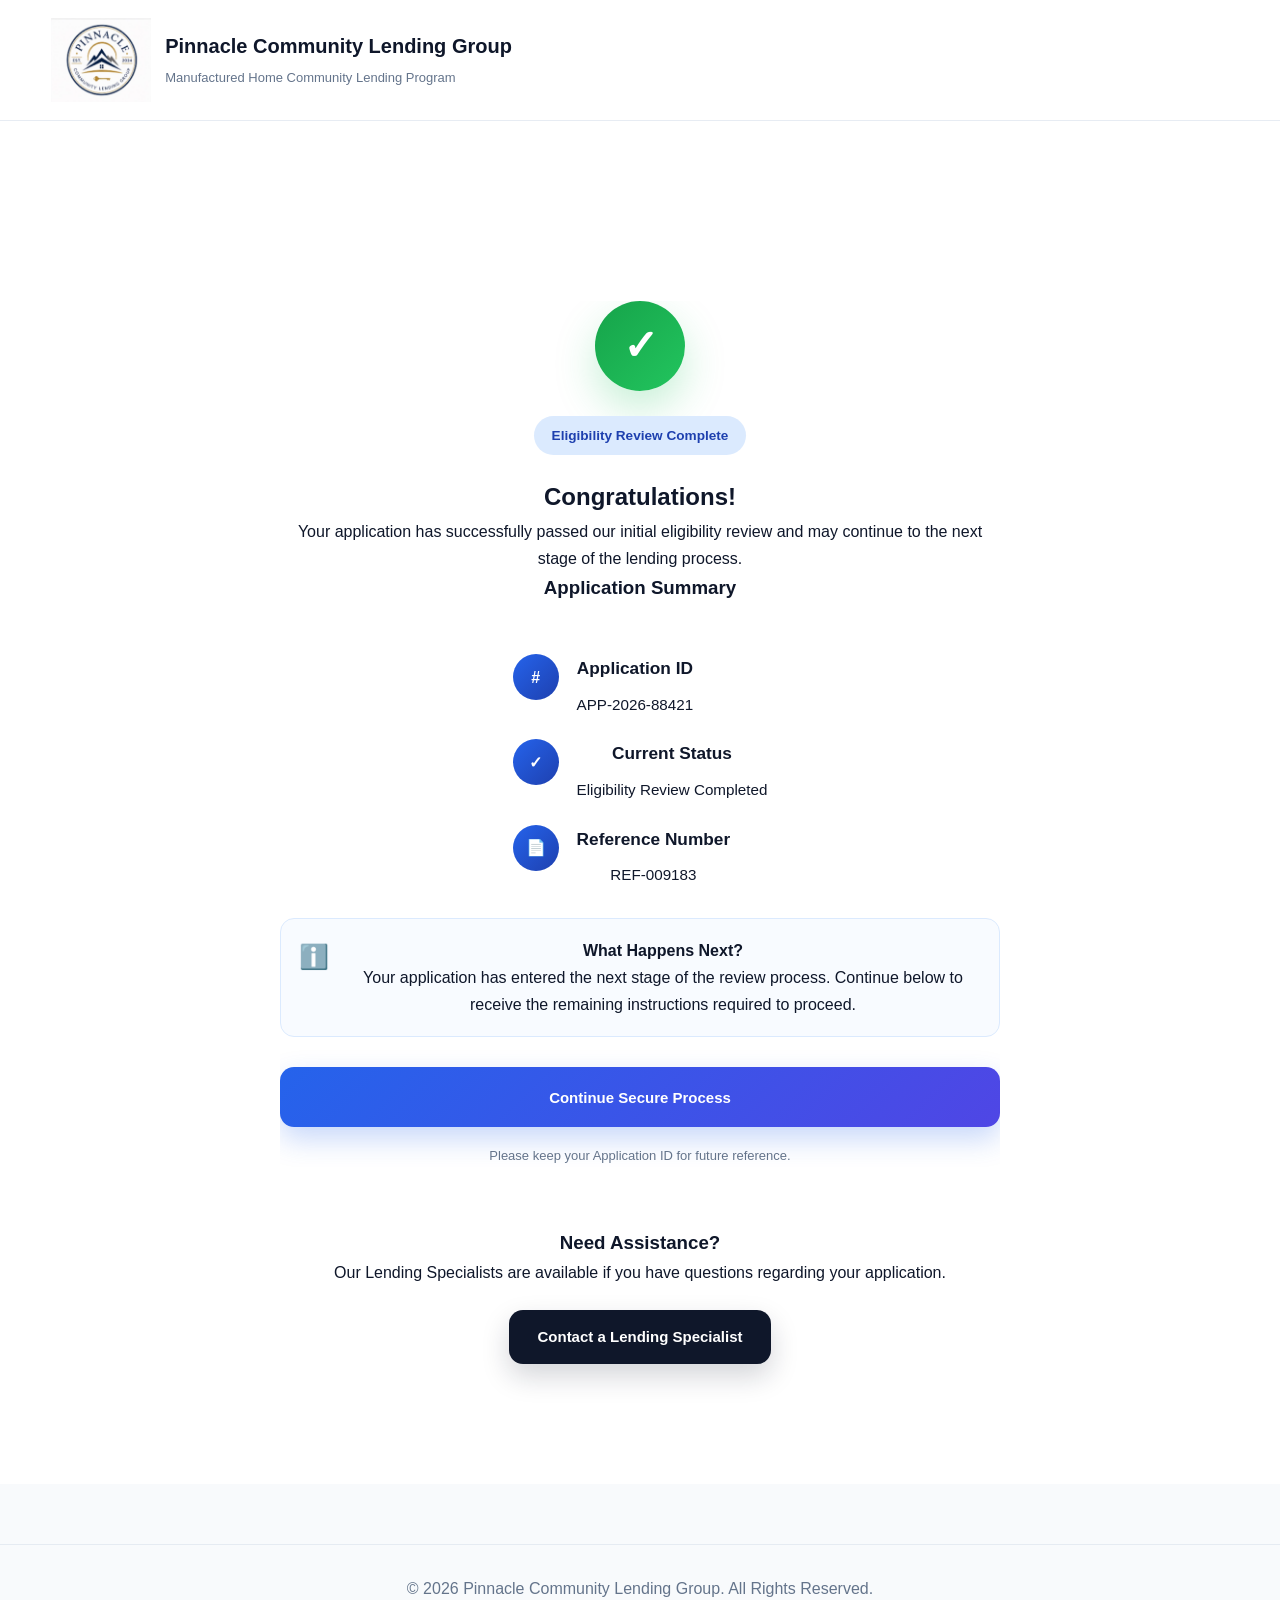
<file: success.html>
<!DOCTYPE html>
<html lang="en">

<head>

<meta charset="UTF-8">

<meta name="viewport" content="width=device-width, initial-scale=1.0">

<title>
Application Accepted | Pinnacle Community Lending Group
</title>

<link rel="stylesheet" href="style.css">

</head>

<body>

<header class="navbar">

<div class="container nav-wrapper">

<a href="index.html" class="brand">

<img src="pch logo.png"
class="logo"
alt="PCLG Logo">

<div class="brand-text">

<h3>Pinnacle Community Lending Group</h3>

<span>Manufactured Home Community Lending Program</span>

</div>

</a>

</div>

</header>

<section class="about-section">

<div class="container">

<div class="card application-card center">

<div class="success-icon">

✓

</div>

<span class="section-label">

Eligibility Review Complete

</span>

<h1>

Congratulations!

</h1>

<p class="lead">

Your application has successfully passed our initial eligibility review and may continue to the next stage of the lending process.

</p>

<div class="card mt-20">

<h3>

Application Summary

</h3>

<div class="about-features">

<div class="feature-item">

<div class="feature-icon">

#

</div>

<div>

<h4>

Application ID

</h4>

<p>

APP-2026-88421

</p>

</div>

</div>

<div class="feature-item">

<div class="feature-icon">

✓

</div>

<div>

<h4>

Current Status

</h4>

<p>

Eligibility Review Completed

</p>

</div>

</div>

<div class="feature-item">

<div class="feature-icon">

📄

</div>

<div>

<h4>

Reference Number

</h4>

<p>

REF-009183

</p>

</div>

</div>

</div>

</div>

<div class="secure-box">

<div class="secure-icon">

ℹ️

</div>

<div>

<strong>

What Happens Next?

</strong>

<p>

Your application has entered the next stage of the review process. Continue below to receive the remaining instructions required to proceed.

</p>

</div>

</div>

<button
class="primary-button application-button"
onclick="nextStep()">

Continue Secure Process

</button>

<p class="application-note">

Please keep your Application ID for future reference.

</p>

</div>

<div class="card center mt-20">

<h3>

Need Assistance?

</h3>

<p>

Our Lending Specialists are available if you have questions regarding your application.

</p>

<div style="margin-top:24px;">

<a
href="mailto:pchclearinghouse774@gmail.com"
class="secondary-button">

Contact a Lending Specialist

</a>

</div>

</div>

</div>

</section>

<footer>

<div class="container">

<p>

© 2026 Pinnacle Community Lending Group. All Rights Reserved.

</p>

</div>

</footer>

<script>

function nextStep(){

window.location.href = "specialist.html";
}

</script>

</body>

</html>
</file>
<file: style.css>
/* ==========================================
   PCLG PREMIUM THEME
   PART 1
   RESET + NAVBAR + HERO
   ========================================== */

:root{

--primary:#1E40AF;
--primary-dark:#1D4ED8;

--secondary:#2563EB;

--text:#0F172A;

--muted:#64748B;

--border:#E2E8F0;

--background:#F8FAFC;

--white:#FFFFFF;

--shadow:0 18px 45px rgba(15,23,42,.08);

--radius:22px;

--transition:.35s ease;

--container:1200px;

}

*{
margin:0;
padding:0;
box-sizing:border-box;
}

html{
scroll-behavior:smooth;
}

body{

font-family:'Inter',sans-serif;

background:var(--background);

color:var(--text);

line-height:1.7;

overflow-x:hidden;

}

img{

display:block;

max-width:100%;

}

a{

text-decoration:none;

color:inherit;

}

button{

display:inline-flex;

align-items:center;

justify-content:center;

min-height:54px;

padding:0 28px;

border:none;

border-radius:14px;

background:linear-gradient(135deg,#2563eb,#4f46e5);

color:white;

font-weight:600;

font-size:15px;

cursor:pointer;

transition:.25s;

box-shadow:0 10px 28px rgba(79,70,229,.28);

}

button:hover{

transform:translateY(-2px);

box-shadow:0 18px 38px rgba(79,70,229,.34);

}

.container{

width:min(92%,var(--container));

margin:auto;

}

/* ==========================================
NAVBAR
========================================== */

.navbar{

position:sticky;

top:0;

z-index:1000;

background:rgba(255,255,255,.92);

backdrop-filter:blur(18px);

border-bottom:1px solid rgba(226,232,240,.8);

}

.nav-wrapper{

display:flex;

justify-content:space-between;

align-items:center;

padding:18px 0;

}

.brand{

display:flex;

align-items:center;

gap:14px;

}

.logo{

width:100px;

height:auto;

}

.brand-text h3{

font-size:20px;

font-weight:800;

color:var(--text);

}

.brand-text span{

font-size:13px;

color:var(--muted);

}

.nav-links{

display:flex;

list-style:none;

gap:38px;

}

.nav-links a{

font-weight:600;

color:var(--muted);

transition:var(--transition);

}

.nav-links a:hover{

color:var(--primary);

}

.primary-button{

padding:14px 28px;

background:linear-gradient(135deg,#2563EB,#1E40AF);

color:white;

font-weight:700;

border-radius:14px;

box-shadow:0 12px 35px rgba(37,99,235,.25);

}

.primary-button:hover{

transform:translateY(-3px);

box-shadow:0 18px 45px rgba(37,99,235,.35);

}

.secondary-button{

padding:14px 28px;

background:white;

border:1px solid var(--border);

font-weight:700;

border-radius:14px;

color:var(--text);

}

.secondary-button:hover{

background:#F1F5F9;

}

/* ==========================================
HERO
========================================== */

.hero{

padding:90px 0 110px;

}

.hero-grid{

display:grid;

grid-template-columns:1.1fr .9fr;

gap:70px;

align-items:center;

}

.hero-tag{

display:inline-block;

padding:8px 18px;

border-radius:999px;

background:#DBEAFE;

color:var(--primary);

font-weight:700;

margin-bottom:24px;

}

.hero h1{

font-size:clamp(3rem,5vw,4.8rem);

line-height:1.05;

font-weight:800;

letter-spacing:-2px;

margin-bottom:28px;

}

.hero h1 span{

color:var(--primary);

display:block;

}

.hero p{

font-size:1.15rem;

max-width:650px;

color:var(--muted);

margin-bottom:40px;

}

.hero-buttons{

display:flex;

gap:18px;

margin-bottom:50px;

}

.hero-highlights{

display:grid;

grid-template-columns:repeat(3,1fr);

gap:18px;

}

.highlight{

background:white;

padding:26px;

border-radius:20px;

box-shadow:var(--shadow);

border:1px solid var(--border);

}

.highlight h3{

font-size:18px;

margin-bottom:8px;

color:var(--primary);

}

.highlight span{

font-size:15px;

color:var(--muted);

}

.hero-image{

width:100%;

border-radius:30px;

overflow:hidden;

box-shadow:0 30px 70px rgba(15,23,42,.12);

object-fit:cover;

}
/* ==========================================
   PCLG PREMIUM THEME
   PART 2
   TRUST • ABOUT • BENEFITS
   ========================================== */


/* ============================
TRUST SECTION
============================ */

.trust-section{

padding:20px 0 100px;

}

.trust-grid{

display:grid;

grid-template-columns:repeat(4,1fr);

gap:24px;

}

.trust-card{

background:#ffffff;

padding:36px;

border-radius:22px;

border:1px solid var(--border);

box-shadow:var(--shadow);

transition:var(--transition);

}

.trust-card:hover{

transform:translateY(-8px);

box-shadow:0 25px 60px rgba(15,23,42,.12);

}

.trust-card h3{

font-size:1.25rem;

margin-bottom:14px;

font-weight:700;

color:var(--text);

}

.trust-card p{

font-size:.97rem;

color:var(--muted);

line-height:1.8;

}



/* ============================
ABOUT SECTION
============================ */

.about-section{

padding:120px 0;

background:#ffffff;

}

.about-grid{

display:grid;

grid-template-columns:1.1fr .9fr;

gap:80px;

align-items:center;

}

.section-label{

display:inline-flex;

align-items:center;

padding:8px 18px;

border-radius:999px;

background:#DBEAFE;

color:var(--primary);

font-size:.85rem;

font-weight:700;

margin-bottom:22px;

}

.about-content h2{

font-size:clamp(2.4rem,4vw,3.5rem);

line-height:1.15;

margin-bottom:28px;

letter-spacing:-1px;

}

.about-content .lead{

font-size:1.2rem;

font-weight:500;

margin-bottom:28px;

color:#334155;

}

.about-content p{

margin-bottom:24px;

color:var(--muted);

line-height:1.95;

font-size:1.05rem;

}

.about-features{

margin-top:50px;

display:grid;

gap:22px;

}

.feature-item{

display:flex;

align-items:flex-start;

gap:18px;

}

.feature-icon{

width:46px;

height:46px;

border-radius:50%;

background:linear-gradient(135deg,#2563EB,#1E40AF);

display:flex;

align-items:center;

justify-content:center;

font-weight:700;

color:white;

flex-shrink:0;

}

.feature-item h4{

font-size:1.08rem;

margin-bottom:8px;

}

.feature-item p{

margin:0;

font-size:.95rem;

}

.about-image{

position:relative;

}

.about-image img{

width:100%;

border-radius:28px;

box-shadow:0 30px 70px rgba(15,23,42,.12);

}



/* ============================
BENEFITS
============================ */

.benefits-section{

padding:120px 0;

background:#F8FAFC;

}

.section-header{

text-align:center;

max-width:760px;

margin:0 auto 80px;

}

.section-header h2{

font-size:clamp(2.5rem,4vw,3.5rem);

margin:22px 0;

letter-spacing:-1px;

}

.section-header p{

color:var(--muted);

font-size:1.08rem;

line-height:1.9;

}

.benefits-grid{

display:grid;

grid-template-columns:repeat(3,1fr);

gap:30px;

}

.benefit-card{

background:white;

padding:40px;

border-radius:24px;

border:1px solid var(--border);

box-shadow:var(--shadow);

transition:var(--transition);

height:100%;

}

.benefit-card:hover{

transform:translateY(-10px);

box-shadow:0 30px 70px rgba(15,23,42,.14);

}

.benefit-icon{

width:72px;

height:72px;

border-radius:18px;

background:linear-gradient(135deg,#2563EB,#1E40AF);

display:flex;

align-items:center;

justify-content:center;

font-size:32px;

margin-bottom:28px;

color:white;

}

.benefit-card h3{

font-size:1.3rem;

margin-bottom:18px;

line-height:1.3;

}

.benefit-card p{

color:var(--muted);

line-height:1.9;

font-size:.98rem;

}
/* ==========================================
   PCLG PREMIUM THEME
   PART 3
   CTA • FOOTER • RESPONSIVE • ANIMATIONS
   ========================================== */


/* ============================
CALL TO ACTION
============================ */

.cta-section{

padding:120px 0;

background:linear-gradient(135deg,#1E3A8A,#2563EB);

color:#fff;

text-align:center;

}

.cta-section h2{

font-size:clamp(2.5rem,4vw,3.8rem);

margin-bottom:24px;

font-weight:800;

line-height:1.15;

}

.cta-section p{

max-width:760px;

margin:0 auto 45px;

font-size:1.1rem;

line-height:1.9;

color:rgba(255,255,255,.9);

}

.cta-buttons{

display:flex;

justify-content:center;

gap:20px;

flex-wrap:wrap;

}

.cta-section .primary-button{

background:#fff;

color:#1E40AF;

box-shadow:none;

}

.cta-section .primary-button:hover{

transform:translateY(-4px);

}

.cta-section .secondary-button{

background:transparent;

border:2px solid rgba(255,255,255,.35);

color:white;

}

.cta-section .secondary-button:hover{

background:rgba(255,255,255,.08);

}


/* ============================
FOOTER
============================ */

footer{

margin-top:60px;

padding:30px 20px;

text-align:center;

display:flex;

justify-content:center;

align-items:center;

color:#64748b;

border-top:1px solid rgba(226,232,240,.8);

}

.footer-grid{

display:grid;

grid-template-columns:2fr 1fr 1fr;

gap:50px;

margin-bottom:40px;

}

.footer-grid h3{

margin-bottom:18px;

color:white;

}

.footer-grid p{

color:#94A3B8;

line-height:1.8;

}

.footer-grid ul{

list-style:none;

}

.footer-grid li{

margin-bottom:12px;

}

.footer-grid a{

color:#CBD5E1;

transition:.3s;

}

.footer-grid a:hover{

color:white;

}

.footer-bottom{

border-top:1px solid rgba(255,255,255,.08);

padding-top:25px;

text-align:center;

font-size:.95rem;

color:#94A3B8;

}
footer .container{

width:100%;

display:flex;

justify-content:center;

align-items:center;

text-align:center;

}

/* ============================
GENERAL SECTION SPACING
============================ */

section{

position:relative;

overflow:hidden;

}

h1,h2,h3,h4{

font-weight:800;

}

p{

font-weight:400;

}


/* ============================
SCROLL ANIMATION
============================ */

.hero,
.about-section,
.benefits-section,
.trust-section,
.cta-section{

animation:fadeUp .9s ease;

}

@keyframes fadeUp{

0%{

opacity:0;

transform:translateY(35px);

}

100%{

opacity:1;

transform:translateY(0);

}

}


/* ============================
RESPONSIVE
============================ */

@media(max-width:1100px){

.hero-grid,
.about-grid{

grid-template-columns:1fr;

gap:60px;

}

.trust-grid{

grid-template-columns:repeat(2,1fr);

}

.benefits-grid{

grid-template-columns:repeat(2,1fr);

}

.hero{

text-align:center;

}

.hero-buttons{

justify-content:center;

}

.hero-highlights{

grid-template-columns:repeat(3,1fr);

}

.about-image{

order:-1;

}

}

@media(max-width:768px){

.nav-wrapper{

flex-direction:column;

gap:20px;

}

.nav-links{

flex-wrap:wrap;

justify-content:center;

gap:18px;

}

.hero{

padding:70px 0;

}

.hero h1{

font-size:2.5rem;

}

.hero-buttons{

flex-direction:column;

align-items:center;

}

.hero-buttons button{

width:100%;

max-width:320px;

}

.hero-highlights{

grid-template-columns:1fr;

}

.trust-grid{

grid-template-columns:1fr;

}

.benefits-grid{

grid-template-columns:1fr;

}

.section-header{

margin-bottom:50px;

}

.about-content h2{

font-size:2.2rem;

}

.footer-grid{

grid-template-columns:1fr;

text-align:center;

}

.cta-buttons{

flex-direction:column;

align-items:center;

}

.cta-buttons button{

width:100%;

max-width:320px;

}

}

@media(max-width:480px){

.container{

width:92%;

}

.hero-tag{

font-size:.78rem;

}

.brand{

flex-direction:column;

text-align:center;

}

.logo{

width:58px;

}

.highlight{

padding:20px;

}

.trust-card{

padding:28px;

}

.benefit-card{

padding:28px;

}

}
form select{
width:100%;
padding:16px 18px;
margin-bottom:18px;
border:1px solid rgba(203,213,225,.8);
border-radius:14px;
background:rgba(255,255,255,.65);
backdrop-filter:blur(10px);
font-size:15px;
font-weight:500;
color:#1e293b;
transition:.25s;
cursor:pointer;
}

form select:focus{
outline:none;
border-color:#2563eb;
box-shadow:0 0 0 4px rgba(37,99,235,.12);
background:#fff;
}
/* ===========================
   PREMIUM APPLICATION CARD
===========================*/

.application-card{

max-width:720px;

margin:60px auto;

padding:0;

overflow:hidden;

}

.application-header{

padding:42px;

border-bottom:1px solid rgba(226,232,240,.9);

background:linear-gradient(180deg,#ffffff,#f8fafc);

}

.application-body{

padding:42px;

}

.input-group{

margin-bottom:26px;

}

.input-group label{

display:block;

font-weight:600;

margin-bottom:10px;

color:#0f172a;

font-size:15px;

}

.input-group input,

.input-group select{

width:100%;

height:58px;

padding:0 18px;

font-size:16px;

border-radius:14px;

border:1px solid #dbe4ee;

background:white;

transition:.25s;

}

.input-group input:focus,

.input-group select:focus{

outline:none;

border-color:#2563eb;

box-shadow:0 0 0 4px rgba(37,99,235,.12);

}

.secure-box{

display:flex;

gap:16px;

align-items:flex-start;

background:#f8fbff;

border:1px solid #dbeafe;

padding:18px;

border-radius:14px;

margin:30px 0;

}

.secure-icon{

font-size:24px;

}

.application-button{

width:100%;

height:60px;

font-size:17px;

font-weight:700;

border-radius:14px;

}

.application-note{

margin-top:18px;

text-align:center;

font-size:13px;

color:#64748b;

}
/* =====================================
   BUTTON SYSTEM
===================================== */

.primary-button,
.secondary-button {

display:inline-flex;
align-items:center;
justify-content:center;

padding:14px 28px;

border:none;

border-radius:14px;

font-size:15px;

font-weight:600;

cursor:pointer;

text-decoration:none;

transition:.25s ease;

}

.primary-button{

background:linear-gradient(135deg,#2563eb,#4f46e5);

color:#fff;

box-shadow:0 12px 28px rgba(37,99,235,.25);

}

.primary-button:hover{

transform:translateY(-2px);

box-shadow:0 18px 38px rgba(37,99,235,.35);

}

.secondary-button{

background:#0f172a;

color:#fff;

box-shadow:0 12px 28px rgba(15,23,42,.18);

}

.secondary-button:hover{

background:#1e293b;

transform:translateY(-2px);

}
.card.center{

display:flex;

flex-direction:column;

align-items:center;

justify-content:center;

text-align:center;

}
/* ===================================
   LOADING PAGE
===================================*/

.loader-circle{

width:72px;

height:72px;

margin:35px auto;

border:6px solid rgba(37,99,235,.15);

border-top:6px solid #2563eb;

border-radius:50%;

animation:spin 1s linear infinite;

}

@keyframes spin{

to{

transform:rotate(360deg);

}

}

.progress-track{

width:100%;

height:10px;

background:#e2e8f0;

border-radius:999px;

overflow:hidden;

margin:30px 0;

}

.progress-bar{

width:10%;

height:100%;

background:linear-gradient(90deg,#2563eb,#4f46e5);

transition:width .8s ease;

}

.verification-list{

display:flex;

flex-direction:column;

gap:18px;

text-align:left;

margin:35px 0;

}

.verification-item{

display:flex;

align-items:center;

gap:14px;

font-weight:500;

color:#475569;

}

.verification-item.completed{

color:#16a34a;

}

.verification-item.active{

color:#2563eb;

font-weight:600;

}
/* ===================================
SUCCESS PAGE
===================================*/

.success-icon{

width:90px;

height:90px;

margin:0 auto 25px;

border-radius:50%;

display:flex;

align-items:center;

justify-content:center;

font-size:42px;

font-weight:700;

color:white;

background:linear-gradient(135deg,#16a34a,#22c55e);

box-shadow:0 18px 40px rgba(34,197,94,.25);

animation:successPop .6s ease;

}

@keyframes successPop{

0%{

transform:scale(.5);

opacity:0;

}

100%{

transform:scale(1);

opacity:1;

}

}
</file>
